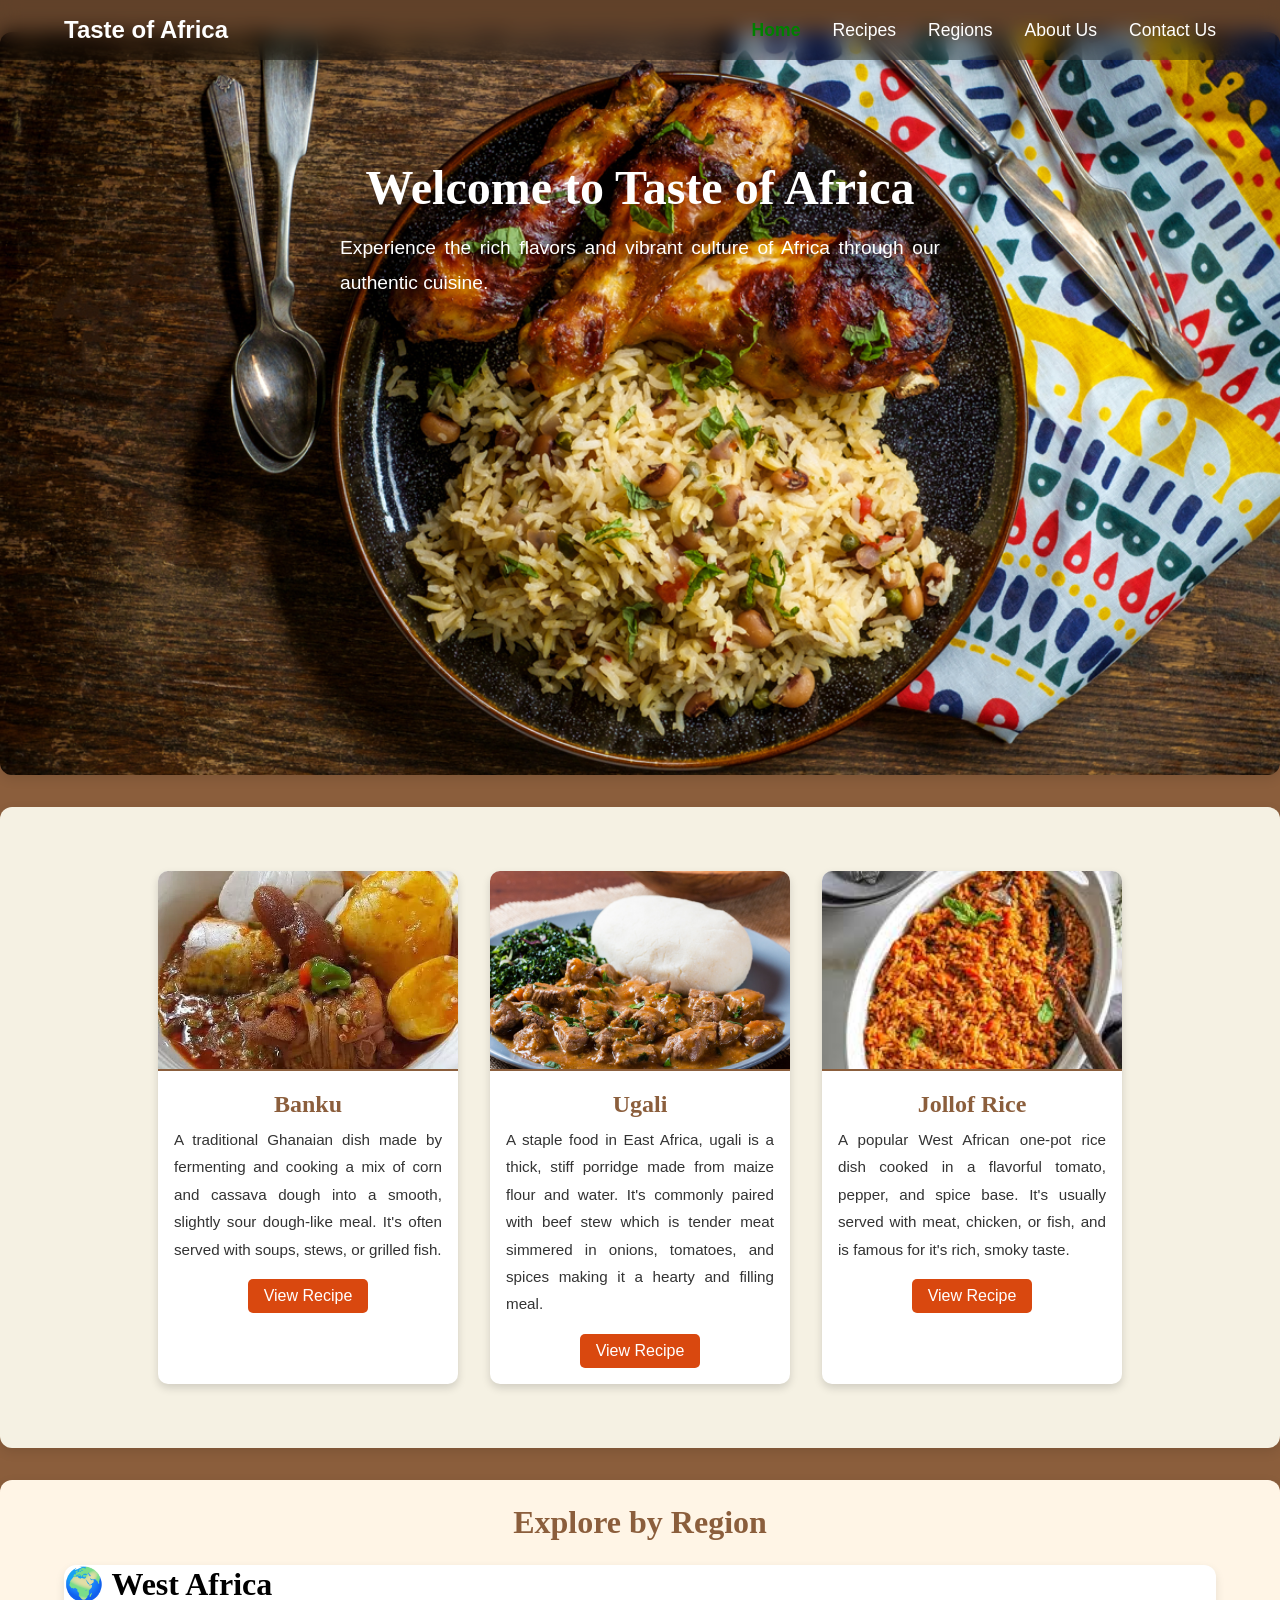
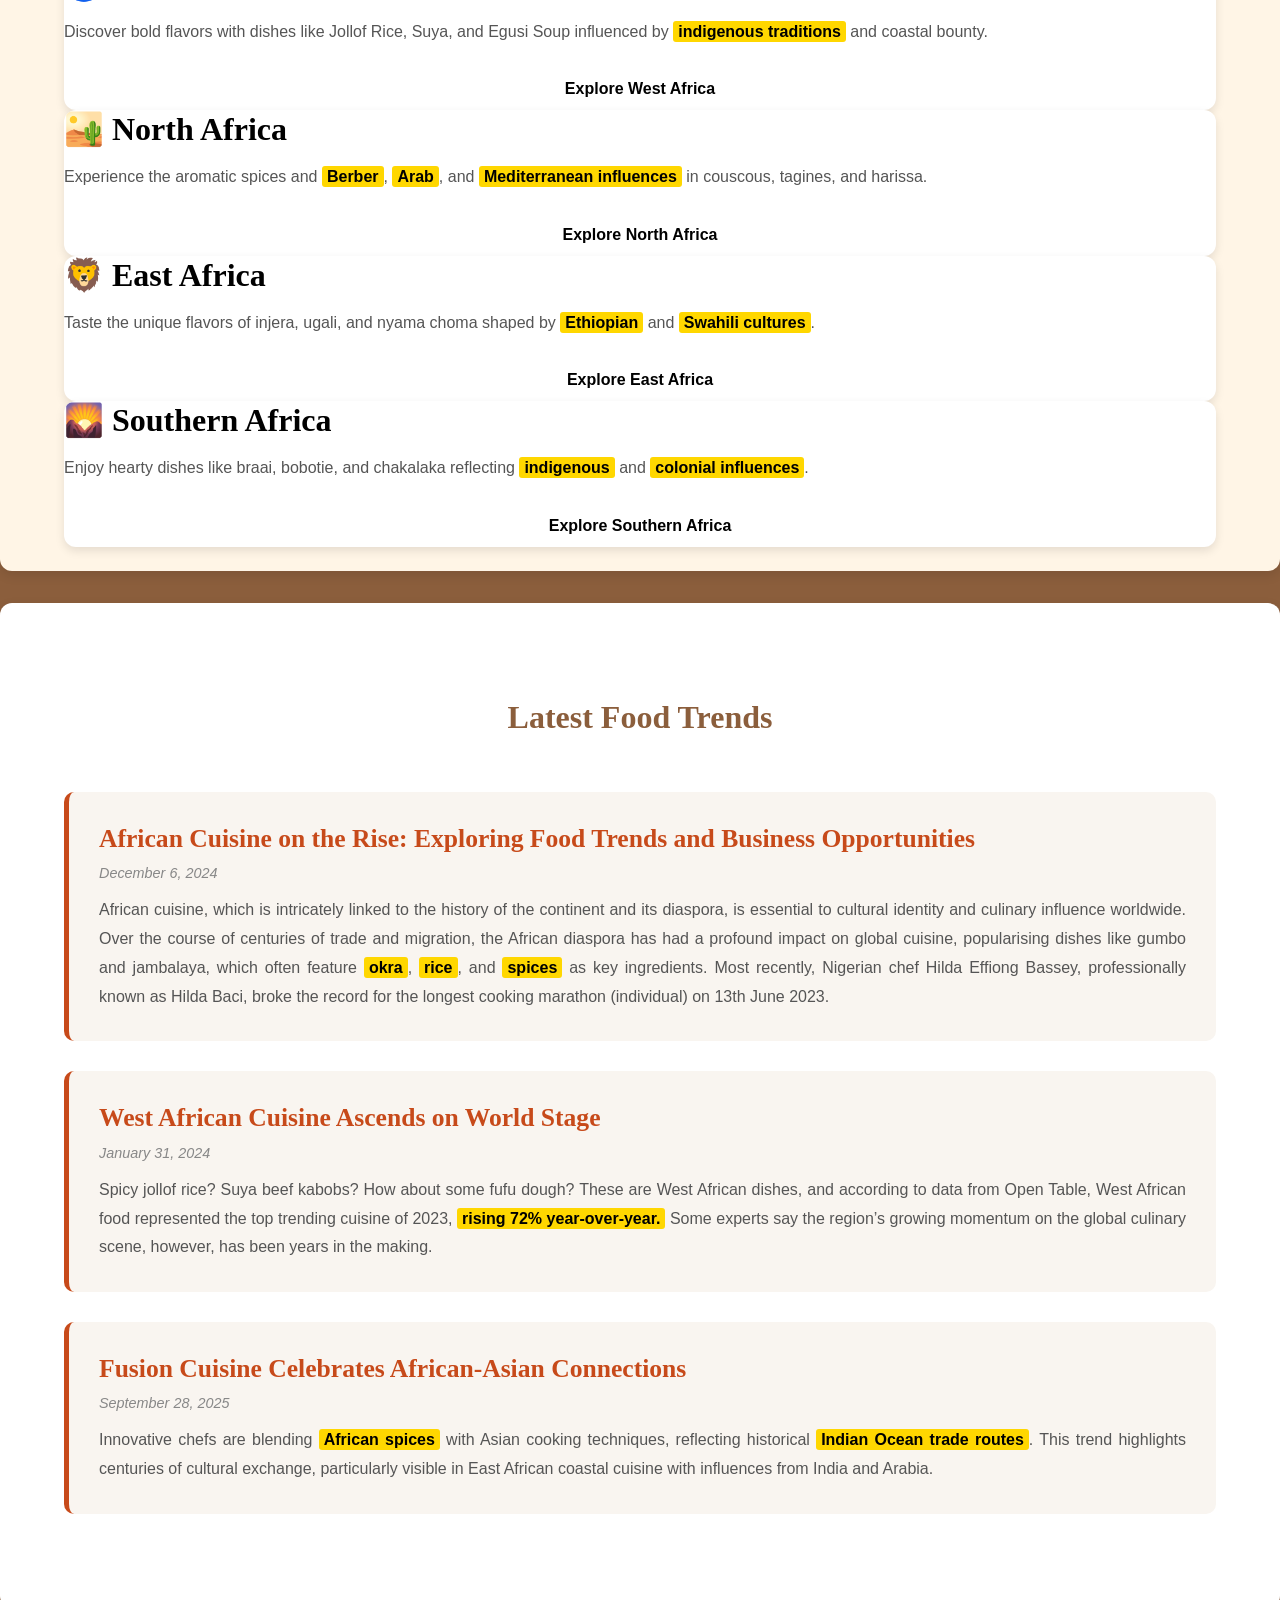
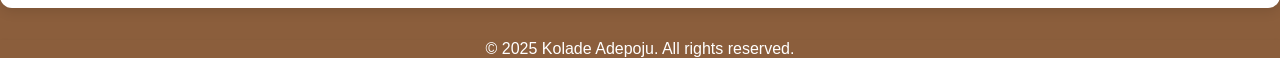
<file: index.html>
<!DOCTYPE html>
<html lang="en">
<head>
    <meta charset="UTF-8">
    <meta name="viewport" content="width=device-width, initial-scale=1.0">
    <title>Taste of Africa</title>
    <link rel="stylesheet" href="styles.css">
</head>
<body>
    <header>
        <a href="#" class="logo">Taste of Africa</a>


        <nav class="navbar">
                <a href="index.html" class="active">Home</a>
                <a href="../Recipes/recipes.html">Recipes</a>
                <a href="../Regions/regions.html">Regions</a>
                <a href="About.html">About Us</a>
                <a href="contact.html">Contact Us</a>
        </nav>
    </header>
    <main>
        <!---hero-section--->
        <section class="hero">
            <h2>Welcome to Taste of Africa</h2>
            <p>Experience the rich flavors and vibrant culture of Africa through our authentic cuisine.</p>
            <iframe width="560" height="315" src="https://www.youtube.com/embed/1zyDUkdVZ0E?si=y-YH9ZYBRfYrFWX5" title="YouTube video player" frameborder="0" allow="accelerometer; autoplay; clipboard-write; encrypted-media; gyroscope; picture-in-picture; web-share" referrerpolicy="strict-origin-when-cross-origin" allowfullscreen></iframe>
        </section>

        <!--featured dishes-->
        <section class="featured-dishes">
            <figure>
                <img src="images/banku.webp" alt="Banku">
                <figcaption>
                    <h3>Banku</h3>
                    <p>A traditional Ghanaian dish made by fermenting and cooking a mix of corn and cassava dough into a smooth, slightly sour dough-like meal. It's often served with soups, stews, or grilled fish.</p>
                    <a href="../Recipes/banku.html">View Recipe</a>
                </figcaption>
            </figure>
            <figure>
                <img src="images/Beef stew Ugali.jpg" alt="Ugali">
                <figcaption>
                    <h3>Ugali</h3>
                    <p>A staple food in East Africa, ugali is a thick, stiff porridge made from maize flour and water. It's commonly paired with beef stew which is tender meat simmered in onions, tomatoes, and spices making it a hearty and filling meal.</p>
                    <a href="../Recipes/ugali.html">View Recipe</a>
                </figcaption>
            </figure>
            <figure>
                <img src="images/jollof rice.jpeg" alt="Jollof rice">
                <figcaption>
                    <h3>Jollof Rice</h3>
                    <p>A popular West African one-pot rice dish cooked in a flavorful tomato, pepper, and spice base. It's usually served with meat, chicken, or fish, and is famous for it's rich, smoky taste.</p>
                    <a href="../Recipes/jollof-rice.html">View Recipe</a>
                </figcaption>
            </figure>
        </section>

        <!--regions-->
        <section class="regions">
            <h2>Explore by Region</h2>
            <div class="region-links">
                <div class="region-card">
                    <h3>🌍 West Africa</h3>
                    <p>Discover bold flavors with dishes like Jollof Rice, Suya, and Egusi Soup influenced by <mark>indigenous traditions</mark> and coastal bounty.</p>
                    <a href="../Regions/West-africa.html">Explore West Africa</a>
                </div>

                <div class="region-card">
                    <h3>🏜️ North Africa</h3>
                    <p>Experience the aromatic spices and <mark>Berber</mark>, <mark>Arab</mark>, and <mark>Mediterranean influences</mark> in couscous, tagines, and harissa.</p>
                    <a href="../Regions/North-africa.html">Explore North Africa</a>
                </div>

                <div class="region-card">
                    <h3>🦁 East Africa</h3>
                    <p>Taste the unique flavors of injera, ugali, and nyama choma shaped by <mark>Ethiopian</mark> and <mark>Swahili cultures</mark>.</p>
                    <a href="../Regions/East-africa.html">Explore East Africa</a>
                </div>
                <div class="region-card">
                    <h3>🌄 Southern Africa</h3>
                    <p>Enjoy hearty dishes like braai, bobotie, and chakalaka reflecting <mark>indigenous</mark> and <mark>colonial influences</mark>.</p>
                    <a href="../Regions/Southern-africa.html">Explore Southern Africa</a>
            </div>
        </section>

        <!--Latest Food Trends-->
        <section class="latest-trends">
            <h2>Latest Food Trends</h2>
            <article class="trend">
                <h3>African Cuisine on the Rise: Exploring Food Trends and Business Opportunities</h3>
                <time datetime="2024-12-06">December 6, 2024</time>
                <p>African cuisine, which is intricately linked to the history of the continent and its diaspora, is essential to cultural identity and culinary influence worldwide. Over the course of centuries of trade and migration, the African diaspora has had a profound impact on global cuisine, popularising dishes like gumbo and jambalaya, which often feature <mark>okra</mark>, <mark>rice</mark>, and <mark>spices</mark> as key ingredients. Most recently, Nigerian chef Hilda Effiong Bassey, professionally known as Hilda Baci, broke the record for the longest cooking marathon (individual) on 13th June 2023.</p>                
            </article>
            <article class="trend">
                <h3>West African Cuisine Ascends on World Stage </h3>
                <time datetime="2024-01-31">January 31, 2024</time>
                <p>Spicy jollof rice? Suya beef kabobs? How about some fufu dough? These are West African dishes, and according to data from Open Table, West African food represented the top trending cuisine of 2023, <mark>rising 72% year-over-year.</mark> Some experts say the region’s growing momentum on the global culinary scene, however, has been years in the making.</p>
            </article>
            <article class="trend">
            <h3>Fusion Cuisine Celebrates African-Asian Connections</h3>
            <time datetime="2025-09-28">September 28, 2025</time>
            <p>Innovative chefs are blending <mark>African spices</mark> with Asian cooking techniques, reflecting historical <mark>Indian Ocean trade routes</mark>. This trend highlights centuries of cultural exchange, particularly visible in East African coastal cuisine with influences from India and Arabia.</p>
            </article>
        </section>
    </main>
</body>
<footer class="footer">
    <div class="footer-content">
      <p>&copy; 2025 Kolade Adepoju. All rights reserved.</p>
    </div>
</footer>
</html>
</file>
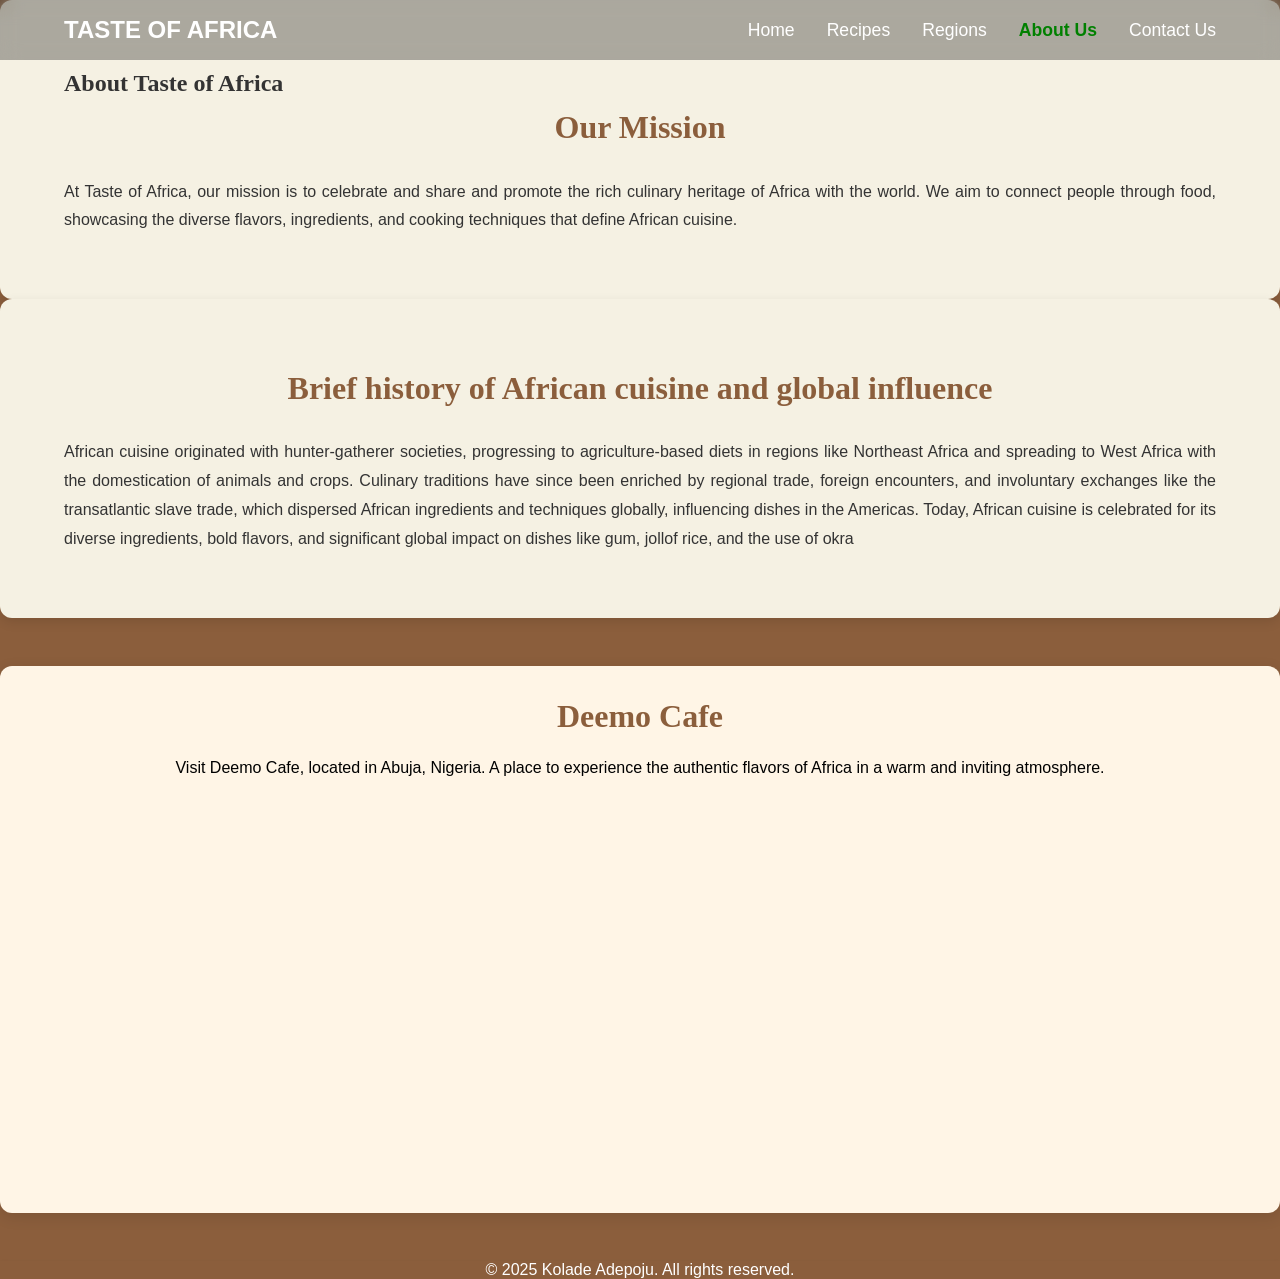
<file: About.html>
<!DOCTYPE html>
<html lang="en">
<head>
    <meta charset="UTF-8">
    <meta name="viewport" content="width=device-width, initial-scale=1.0">
    <title>About - Taste of Africa</title>
    <link rel="stylesheet" href="styles.css">
</head>
<body>
    <header>
        <a href="#" class="logo">TASTE OF AFRICA</a>

        <nav class="navbar">
            <a href="index.html">Home</a>
            <a href="../Recipes/recipes.html">Recipes</a>
            <a href="../Regions/regions.html">Regions</a>
            <a href="About.html" class="active">About Us</a>
            <a href="contact.html">Contact Us</a>
        </nav>

    </header>
    <main>
        <section class="about-section">
            <h1>About Taste of Africa</h1>
            <h2>Our Mission</h2>
            <p>At Taste of Africa, our mission is to celebrate and share and promote the rich culinary heritage of Africa with the world. We aim to connect people through food, showcasing the diverse flavors, ingredients, and cooking techniques that define African cuisine.</p>
        </section>
        <section class="about-section">
            <h2>Brief history of African cuisine and global influence</h2>
            <p>African cuisine originated with hunter-gatherer societies, progressing to agriculture-based diets in regions like Northeast Africa and spreading to West Africa with the domestication of animals and crops. Culinary traditions have since been enriched by regional trade, foreign encounters, and involuntary exchanges like the transatlantic slave trade, which dispersed African ingredients and techniques globally, influencing dishes in the Americas. Today, African cuisine is celebrated for its diverse ingredients, bold flavors, and significant global impact on dishes like gum, jollof rice, and the use of okra</p>
        </section>

        <div class="map">
            <h2>Deemo Cafe</h2>
            <p>Visit Deemo Cafe, located in Abuja, Nigeria. A place to experience the authentic flavors of Africa in a warm and inviting atmosphere.</p>
        <iframe src="https://www.google.com/maps/embed?pb=!1m18!1m12!1m3!1d3940.89235399567!2d7.504513000000001!3d8.9820523!2m3!1f0!2f0!3f0!3m2!1i1024!2i768!4f13.1!3m3!1m2!1s0x104e0db88ae96985%3A0xcee0f7865a3f4f4f!2sDeemoo%20Cafe!5e0!3m2!1sen!2srw!4v1759458666658!5m2!1sen!2srw" width="600" height="450" style="border:0;" allowfullscreen="" loading="lazy" referrerpolicy="no-referrer-when-downgrade"></iframe>
        </div>
    </main>
</body>
<footer class="footer">
    <div class="footer-content">
      <p>&copy; 2025 Kolade Adepoju. All rights reserved.</p>
    </div>
</html>
</file>
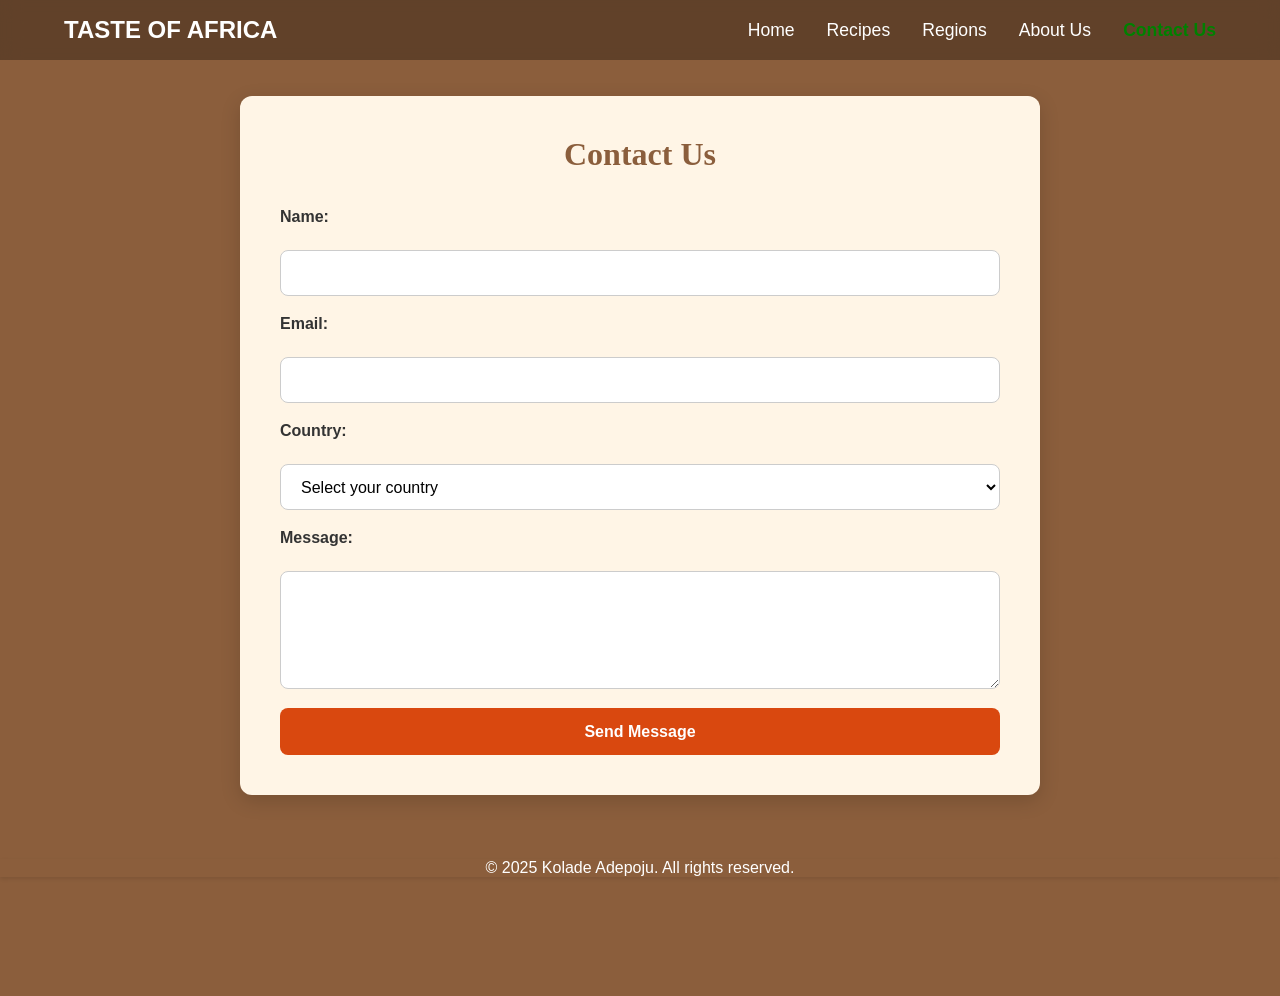
<file: contact.html>
<!DOCTYPE html>
<html lang="en">
<head>
    <meta charset="UTF-8">
    <meta name="viewport" content="width=device-width, initial-scale=1.0">
    <title>Contact Us - Taste of Africa</title>
    <link rel="stylesheet" href="styles.css">
</head>
<body>
    <header>
        <a href="#" class="logo">TASTE OF AFRICA</a>

        <nav class="navbar">
            
                <a href="index.html">Home</a>
                <a href="../Recipes/recipes.html">Recipes</a>
                <a href="../Regions/regions.html">Regions</a>
                <a href="About.html">About Us</a>
                <a href="contact.html" class="active">Contact Us</a>
        </nav>
    
    </header>
    <main>
        <form action="https://formspree.io/f/your-form-id" method="POST" class="contact-form">
            <h2>Contact Us</h2>
            <label for="name">Name:</label>
            <input type="text" id="name" name="name" required>

            <label for="email">Email:</label>
            <input type="email" id="email" name="_replyto" required>

            <label for="country">Country:</label>
            <select id="country" name="country">
                <option value="">Select your country</option>
                <option value="Nigeria">Nigeria</option>
                <option value="Ghana">Ghana</option>
                <option value="Kenya">Kenya</option>
                <option value="South Africa">South Africa</option>
                <option value="Ethiopia">Ethiopia</option>
            </select>


            <label for="message">Message:</label>
            <textarea id="message" name="message" rows="5" required></textarea>

            <button type="submit">Send Message</button>
    </main>
</body>
<footer class="footer">
    <div class="footer-content">
      <p>&copy; 2025 Kolade Adepoju. All rights reserved.</p>
    </div>
</footer>
</html
</file>
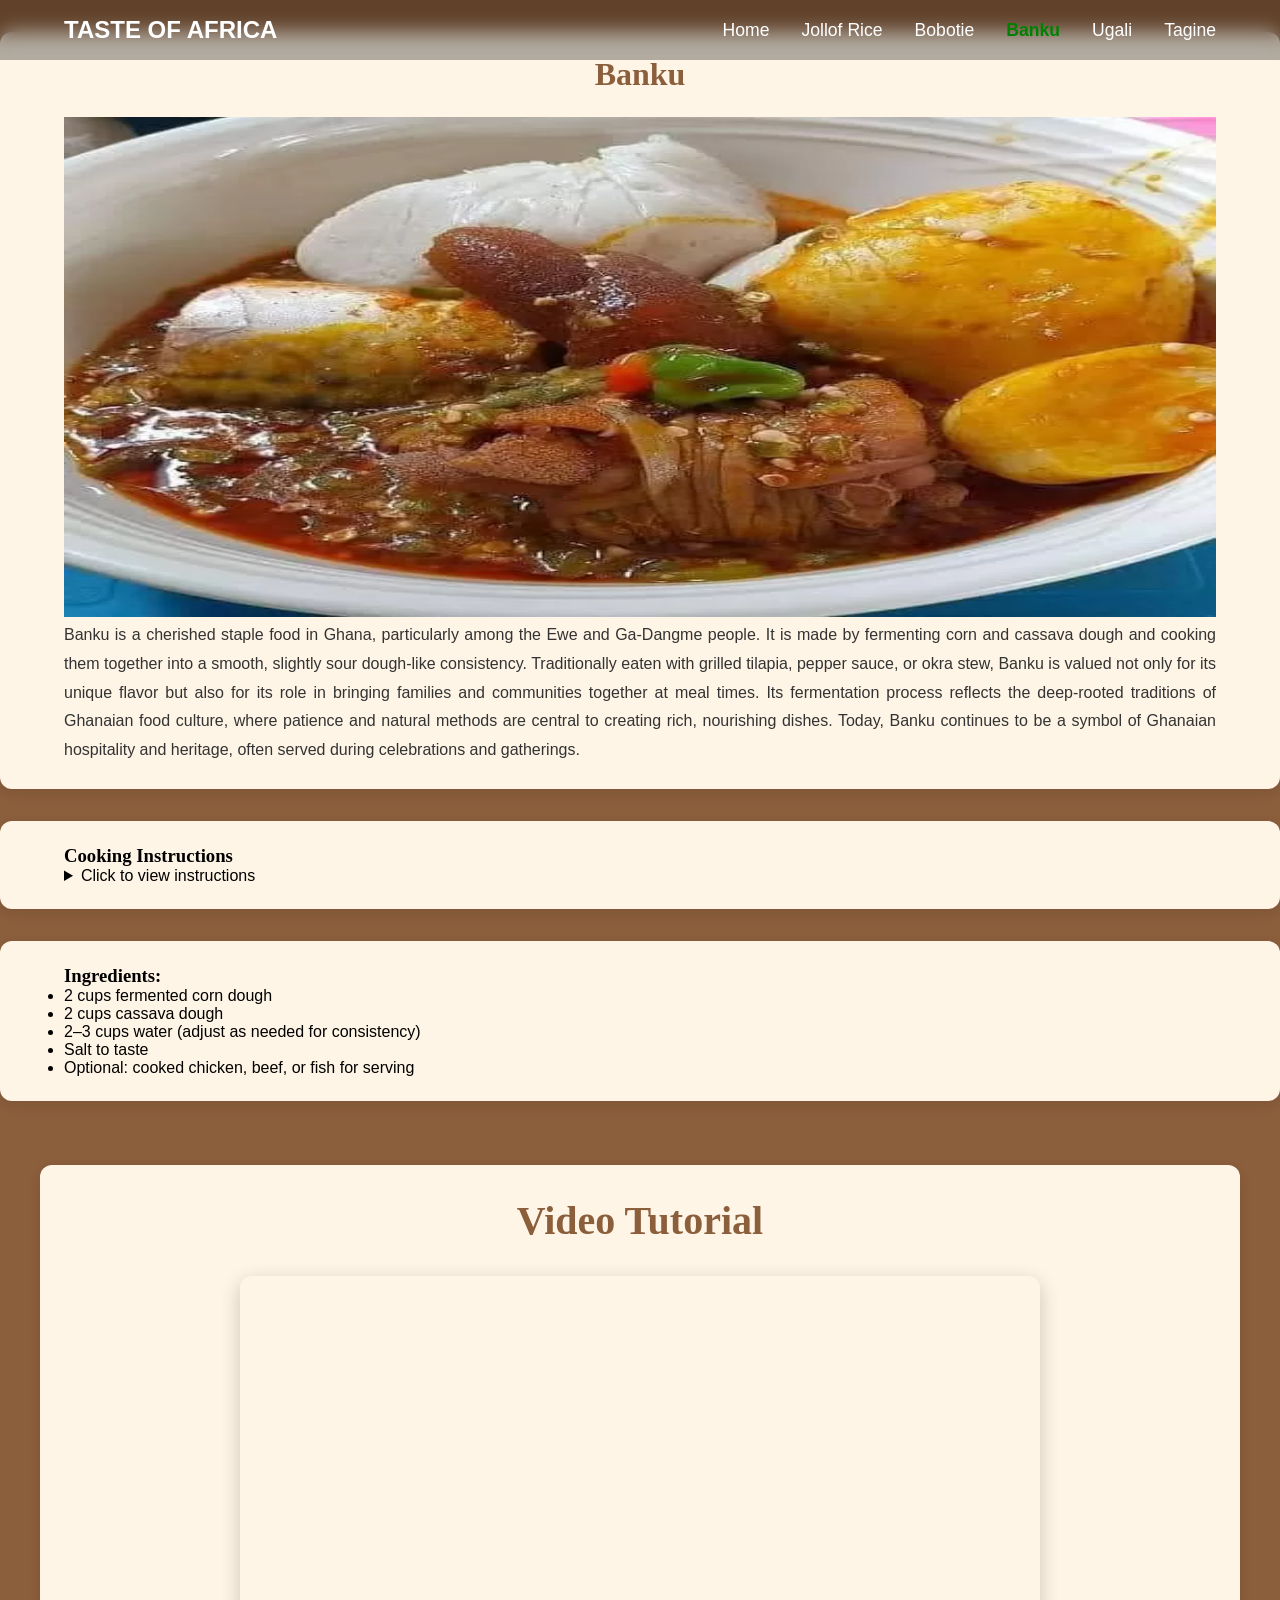
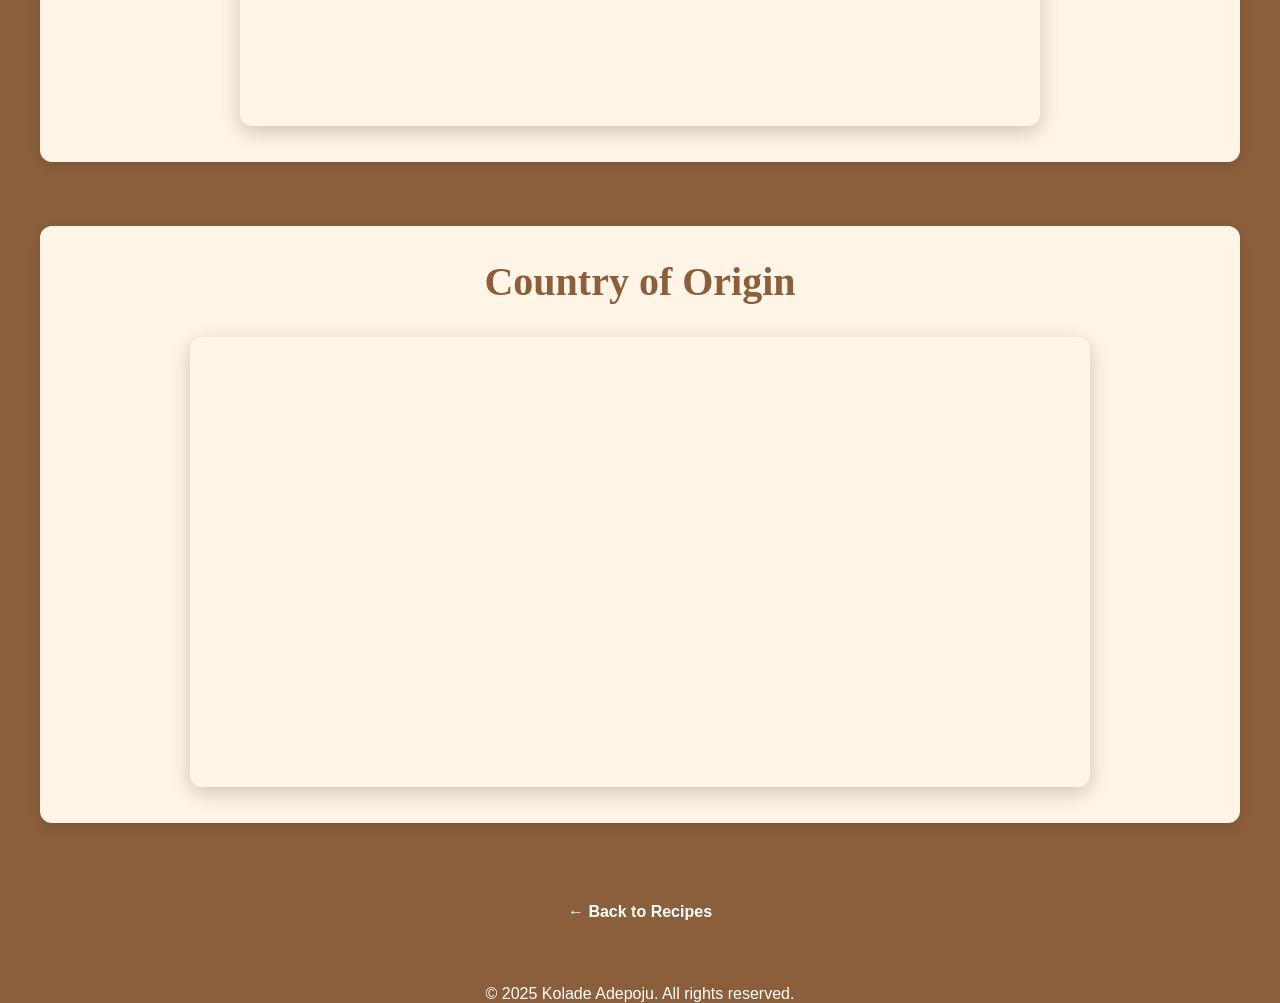
<file: Recipes/banku.html>
<!DOCTYPE html>
<html lang="en">
<head>
    <meta charset="UTF-8">
    <meta name="viewport" content="width=device-width, initial-scale=1.0">
    <title>Banku - Taste of Africa</title>
    <link rel="stylesheet" href="../styles.css">
</head>
    <body>
        <header>
            <a href="#" class="logo">TASTE OF AFRICA</a>


            <nav class="navbar">
                <a href="../index.html">Home</a>
                 <a href="jollof-rice.html">Jollof Rice</a>
                 <a href="bobotie.html">Bobotie</a>
                 <a href="banku.html" class="active">Banku</a>
                 <a href="ugali.html">Ugali</a>
                 <a href="tagine.html">Tagine</a>  
            </nav>
            
        </header>
        <main>
            <!---recipe-section--->
            <section class="recipe">
                <h2>Banku</h2>
                <img src="../images/banku.webp" alt="Banku">
                <p>Banku is a cherished staple food in Ghana, particularly among the Ewe and Ga-Dangme people. It is made by fermenting corn and cassava dough and cooking them together into a smooth, slightly sour dough-like consistency. Traditionally eaten with grilled tilapia, pepper sauce, or okra stew, Banku is valued not only for its unique flavor but also for its role in bringing families and communities together at meal times. Its fermentation process reflects the deep-rooted traditions of Ghanaian food culture, where patience and natural methods are central to creating rich, nourishing dishes. Today, Banku continues to be a symbol of Ghanaian hospitality and heritage, often served during celebrations and gatherings.</p>
            </section>

            <!--instructions-->
            <section class="instructions">
                <h3>Cooking Instructions</h3>
                <details>
                    <summary>Click to view instructions</summary>
                    <ol>
                        <li>Mix the dough: Combine equal parts of fermented corn dough and cassava dough in a bowl. Stir until smooth and free of lumps.</li>
                        <li>Add water: Gradually add water to the mixture to achieve a thick, pourable consistency.</li>
                        <li>Start cooking: Pour the mixture into a pot and place over medium heat. Stir continuously with a wooden spatula to prevent lumps.</li>
                        <li>Cook and stir: As it heats, the mixture will thicken. Keep stirring vigorously to ensure even cooking and smooth texture.</li>
                        <li>Adjust consistency: Add small amounts of water if the dough becomes too thick and difficult to stir.</li>
                        <li>Final thickening: Cook for about 10–15 minutes until the Banku pulls away slightly from the sides of the pot and is smooth, stretchy, and glossy.</li>
                        <li>Shape and serve: Wet your hands with water, scoop portions of the Banku, and roll into balls. Serve immediately with soup, stew, or grilled fish.</li>
                    </ol>
                </details>
            </section>

            <!--ingredients-->
            <section class="ingredients">
                <h3>Ingredients:</h3>
                <ul>
                    <li>2 cups fermented corn dough</li>
                    <li>2 cups cassava dough</li>
                    <li>2–3 cups water (adjust as needed for consistency)</li>
                    <li>Salt to taste</li>
                    <li>Optional: cooked chicken, beef, or fish for serving</li>
                </ul>
            </section>

            <!--Tutorials-->
            <section class="video-tutorial">
            <h2>Video Tutorial</h2>
            <iframe width="560" height="315" src="https://www.youtube.com/embed/oTdPm-VULCU?si=0GurrN9MK5Nsz1SU" title="YouTube video player" frameborder="0" allow="accelerometer; autoplay; clipboard-write; encrypted-media; gyroscope; picture-in-picture; web-share" referrerpolicy="strict-origin-when-cross-origin" allowfullscreen></iframe>
            </section>

            <!--map-of-origin-->
            <section class="map-section">
            <h2>Country of Origin</h2>
            <iframe src="https://www.google.com/maps/embed?pb=!1m18!1m12!1m3!1d4046756.2747194227!2d-1.0305533!3d7.90442655!2m3!1f0!2f0!3f0!3m2!1i1024!2i768!4f13.1!3m3!1m2!1s0xfd75acda8dad6c7%3A0x54d7f230d093d236!2sGhana!5e0!3m2!1sen!2srw!4v1759449439220!5m2!1sen!2srw" width="600" height="450" style="border:0;" allowfullscreen="" loading="lazy" referrerpolicy="no-referrer-when-downgrade"></iframe>
            </section>

            <div class="back-link">
                <a href="../Recipes/recipes.html">&larr; Back to Recipes</a>
            </div>
        </main>

        <footer class="footer">
            <div class="footer-content">
              <p>&copy; 2025 Kolade Adepoju. All rights reserved.</p>
            </div>
        </footer>
        
    </body>
</html>
</file>
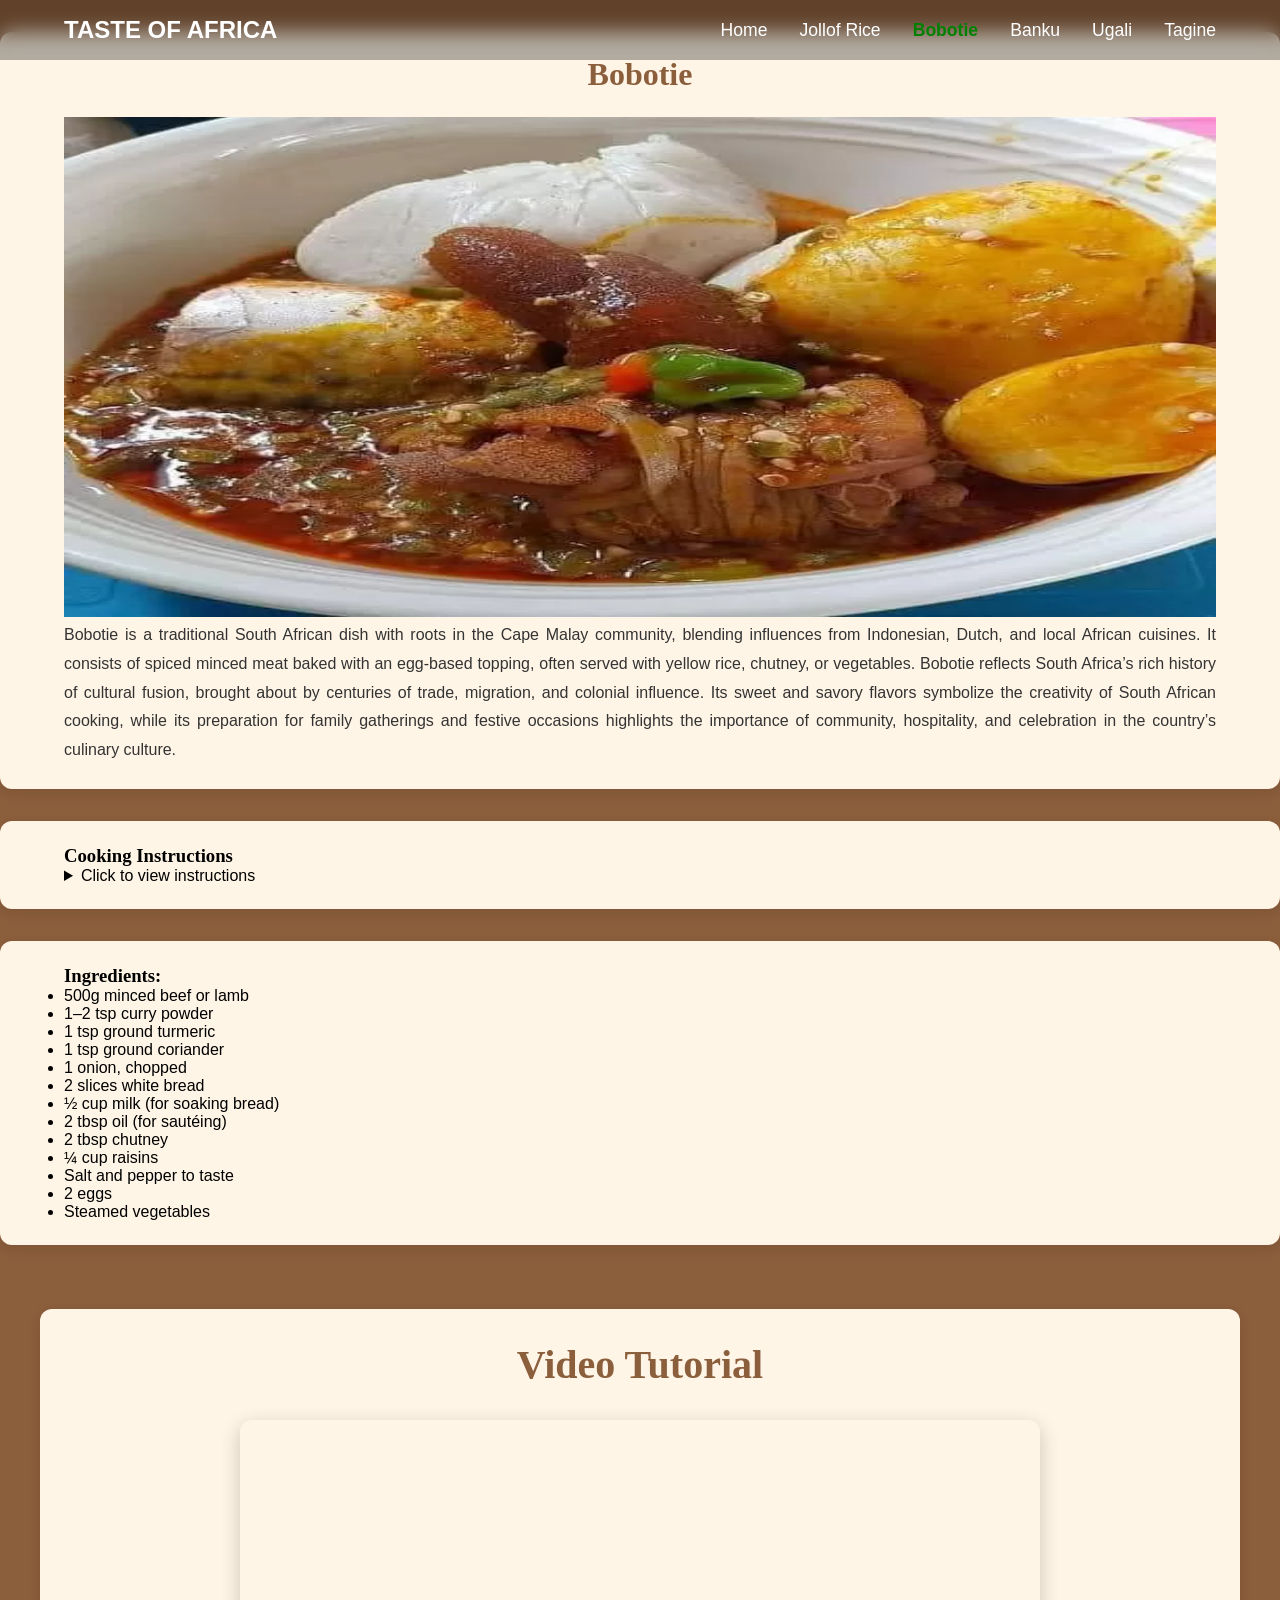
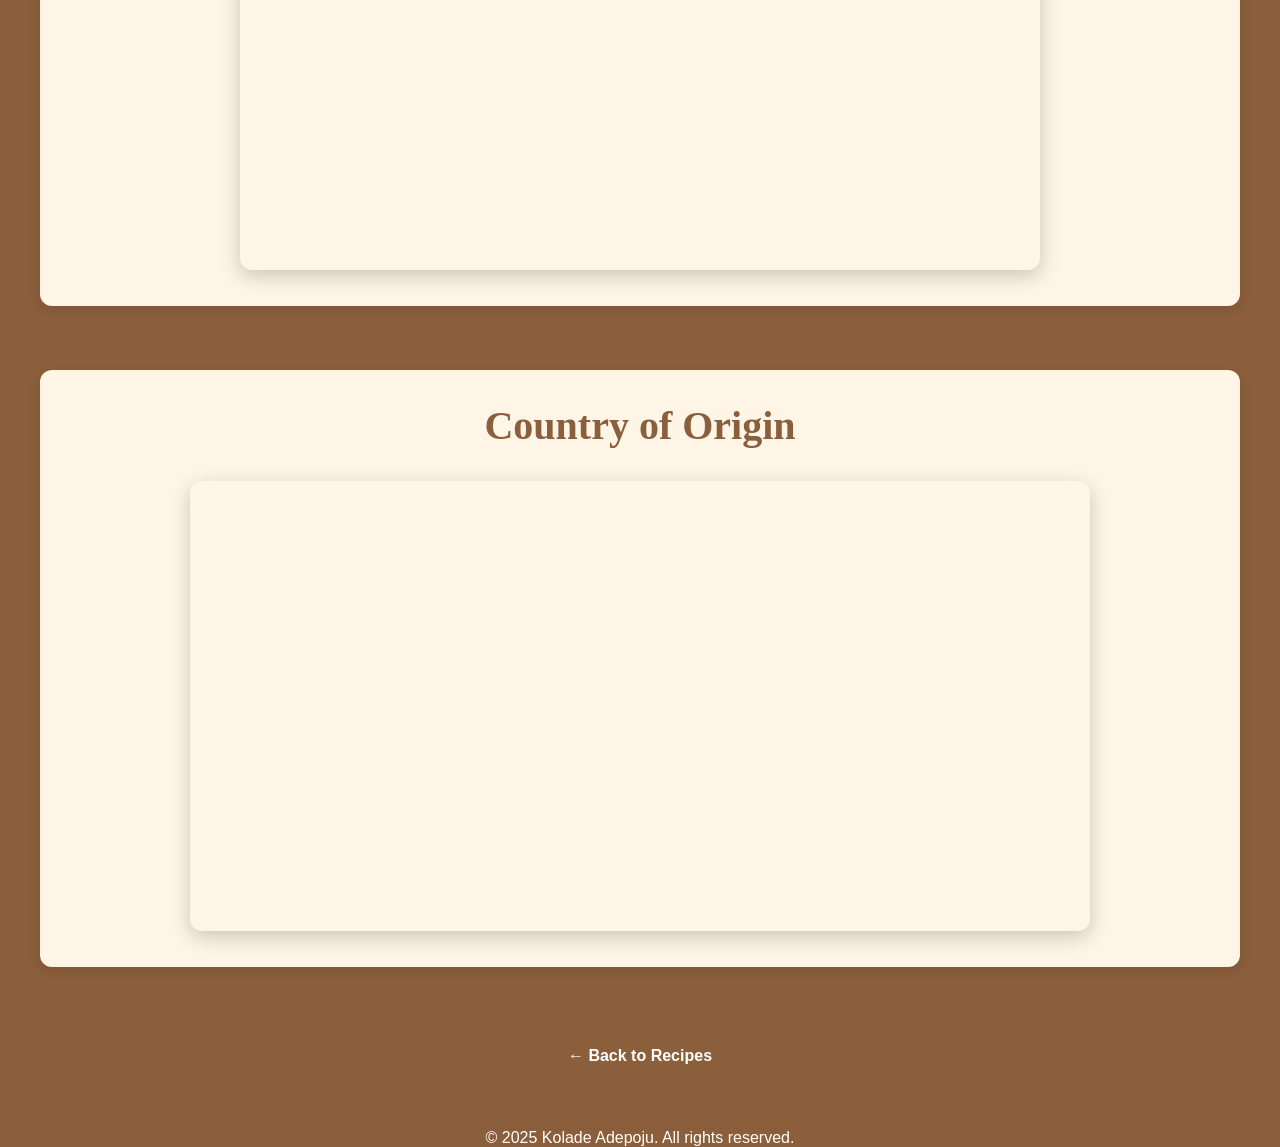
<file: Recipes/bobotie.html>
<!DOCTYPE html>
<html lang="en">
<head>
    <meta charset="UTF-8">
    <meta name="viewport" content="width=device-width, initial-scale=1.0">
    <title>Bobotie - Taste of Africa</title>
    <link rel="stylesheet" href="../styles.css">
</head>
    <body>
        <header>
            <a href="#" class="logo">TASTE OF AFRICA</a>


            <nav class="navbar">
                <a href="../index.html">Home</a>
                <a href="jollof-rice.html">Jollof Rice</a>
                <a href="bobotie.html" class="active">Bobotie</a>
                <a href="banku.html">Banku</a>
                <a href="ugali.html">Ugali</a>
                <a href="tagine.html">Tagine</a>  
           </nav>
           
        </header>
        <main>
            <!---recipe-section--->
            <section class="recipe">
                <h2>Bobotie</h2>
                <img src="../images/banku.webp" alt="Bobotie">
                <p>Bobotie is a traditional South African dish with roots in the Cape Malay community, blending influences from Indonesian, Dutch, and local African cuisines. It consists of spiced minced meat baked with an egg-based topping, often served with yellow rice, chutney, or vegetables. Bobotie reflects South Africa’s rich history of cultural fusion, brought about by centuries of trade, migration, and colonial influence. Its sweet and savory flavors symbolize the creativity of South African cooking, while its preparation for family gatherings and festive occasions highlights the importance of community, hospitality, and celebration in the country’s culinary culture.</p>
            </section>

            <!--instructions-->
            <section class="instructions">
                <h3>Cooking Instructions</h3>
                <details>
                    <summary>Click to view instructions</summary>
                    <ol>
                        <li>Preheat the oven to 180°C (350°F).</li>
                        <li>Prepare the bread mixture: Soak 2 slices of white bread in ½ cup of milk until soft, then squeeze out excess milk and set aside.</li>
                        <li>Cook the meat: In a pan, sauté 1 chopped onion in 2 tbsp oil until soft. Add 500g minced beef or lamb and cook until browned.</li>
                        <li>Add seasonings: Stir in 1–2 tsp curry powder, 1 tsp turmeric, 1 tsp ground coriander, salt, pepper, and optional chili flakes.</li>
                        <li>Transfer to baking dish: Press the meat mixture evenly into a greased baking dish.</li>
                        <li>Prepare topping: Beat 2 eggs with ½ cup milk and pour over the meat mixture.</li>
                        <li>Bake: Bake in the preheated oven for 30–40 minutes, or until the topping is set and lightly golden.</li>
                        <li>Serve: Serve warm with yellow rice and sambal or chutney.</li>
                    </ol>
                </details>
            </section>

            <!--ingredients-->
            <section class="ingredients">
                <h3>Ingredients:</h3>
                <ul>
                    <li>500g minced beef or lamb</li>
                    <li>1–2 tsp curry powder</li>
                    <li>1 tsp ground turmeric</li>
                    <li>1 tsp ground coriander</li>
                    <li>1 onion, chopped</li>
                    <li>2 slices white bread</li>
                    <li>½ cup milk (for soaking bread)</li>
                    <li>2 tbsp oil (for sautéing)</li>
                    <li>2 tbsp chutney</li>
                    <li>¼ cup raisins</li>
                    <li>Salt and pepper to taste</li>
                    <li>2 eggs</li>
                    <li>Steamed vegetables</li>

                </ul>
            </section>

            <!--Tutorials-->
            <section class="video-tutorial">
            <h2>Video Tutorial</h2>
            <iframe width="560" height="315" src="https://www.youtube.com/embed/nEMLgtRnwsg?si=gB01lmYj0rpRqvRT" title="YouTube video player" frameborder="0" allow="accelerometer; autoplay; clipboard-write; encrypted-media; gyroscope; picture-in-picture; web-share" referrerpolicy="strict-origin-when-cross-origin" allowfullscreen></iframe>
            </section>

            <!--map-of-origin-->
            <section class="map-section">
            <h2>Country of Origin</h2>
            <iframe src="https://www.google.com/maps/embed?pb=!1m18!1m12!1m3!1d13447338.817376062!2d27.251695149999993!3d-34.6283864!2m3!1f0!2f0!3f0!3m2!1i1024!2i768!4f13.1!3m3!1m2!1s0x1c34a689d9ee1251%3A0xe85d630c1fa4e8a0!2sSouth%20Africa!5e0!3m2!1sen!2srw!4v1759450784643!5m2!1sen!2srw" width="600" height="450" style="border:0;" allowfullscreen="" loading="lazy" referrerpolicy="no-referrer-when-downgrade"></iframe>
            </section>

            <div class="back-link">
                <a href="../Recipes/recipes.html">&larr; Back to Recipes</a>
            </div>
        </main>

        <footer class="footer">
            <div class="footer-content">
              <p>&copy; 2025 Kolade Adepoju. All rights reserved.</p>
            </div>
        </footer>
        
    </body>
</html>
</file>
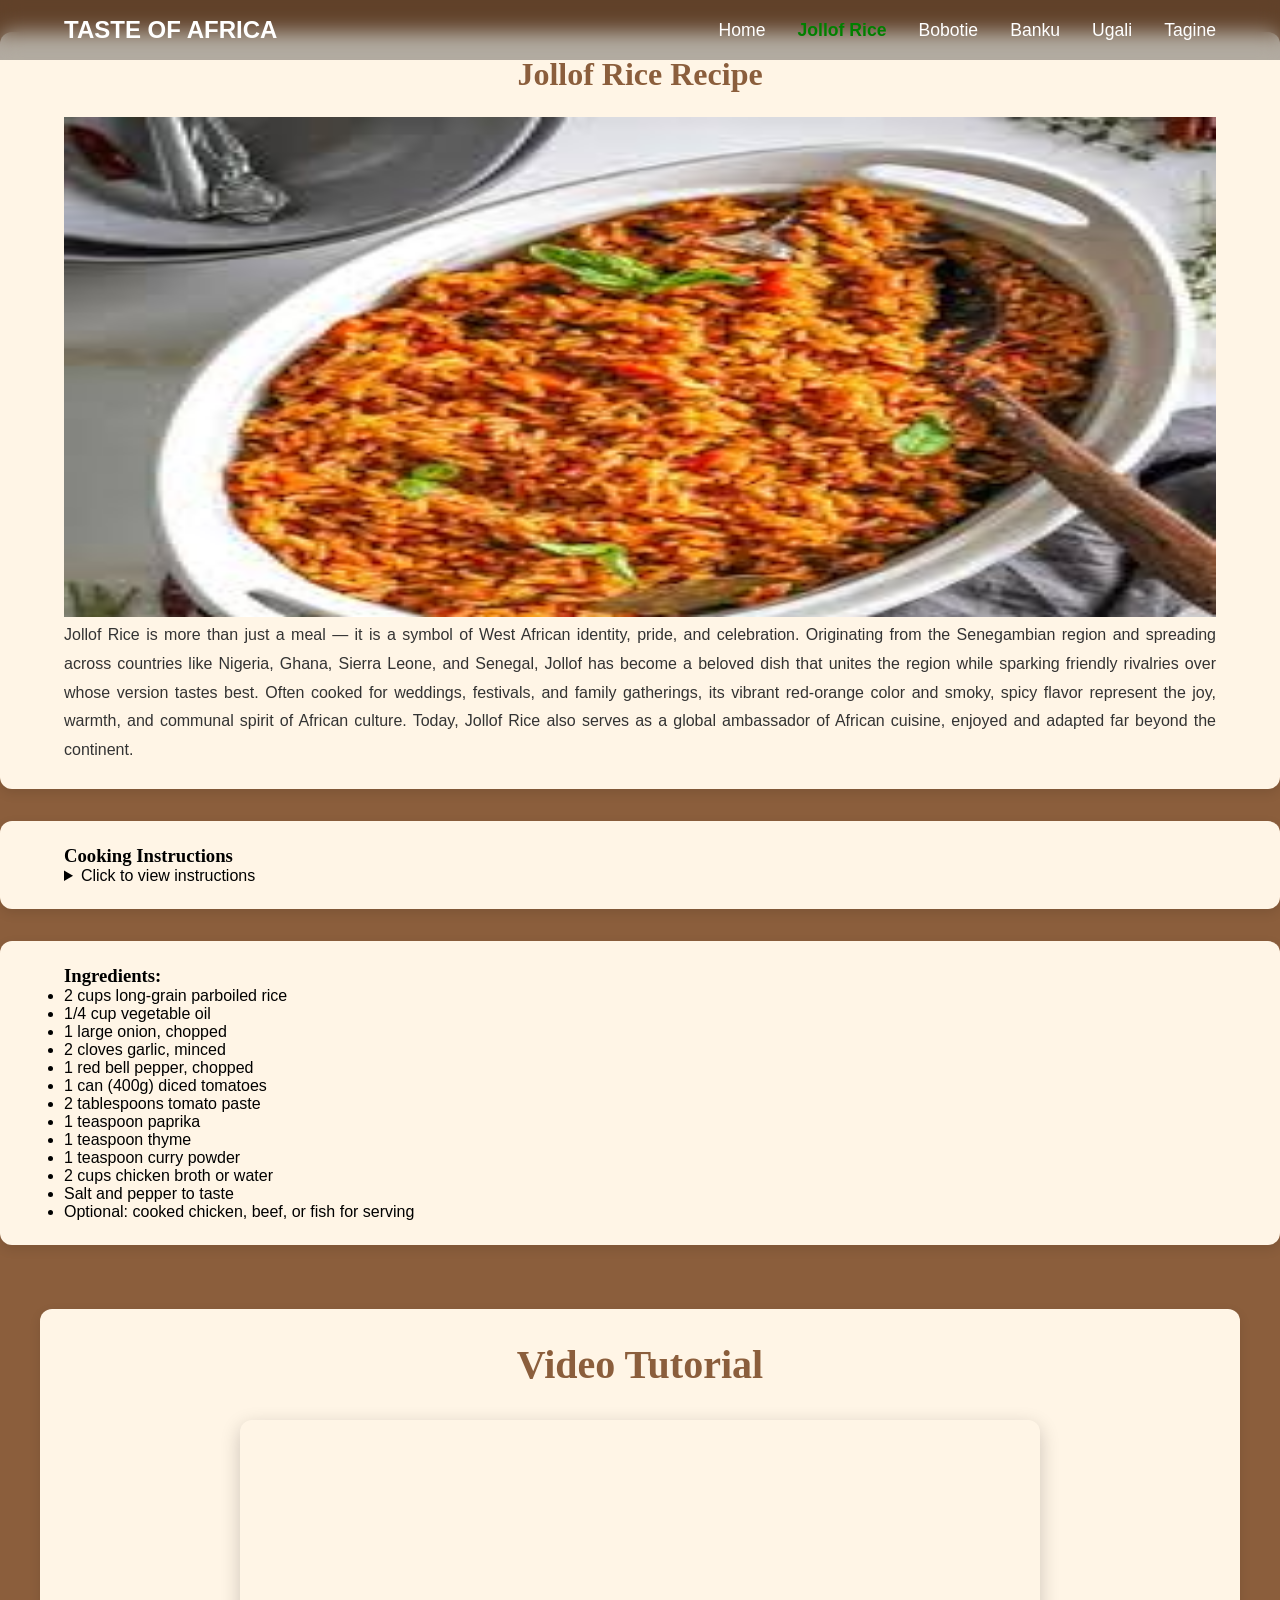
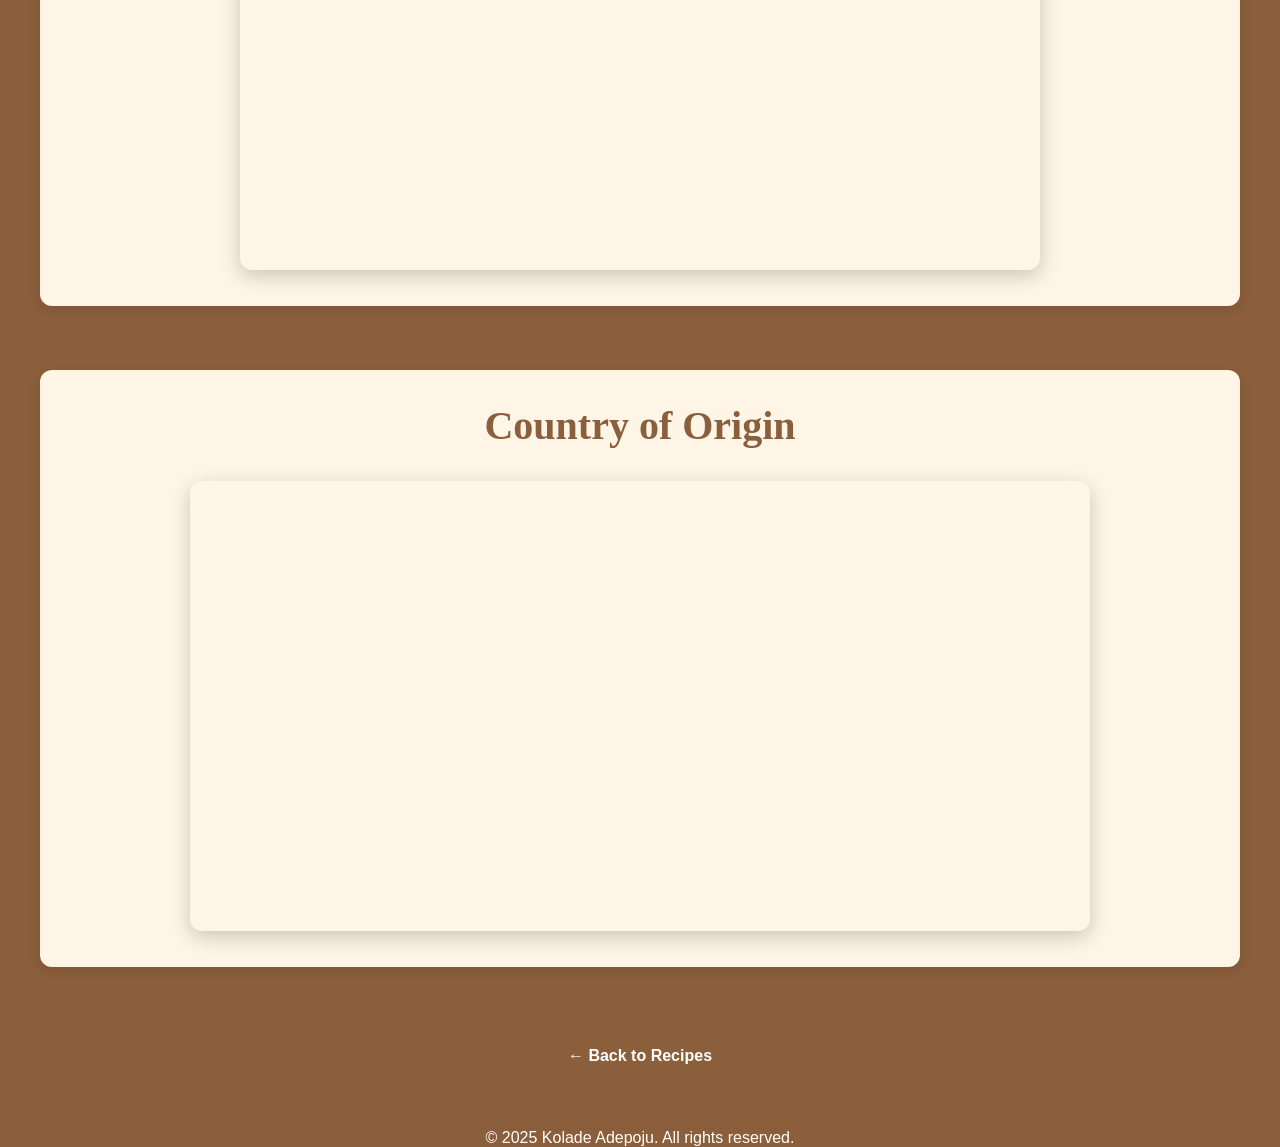
<file: Recipes/jollof-rice.html>
<!DOCTYPE html>
<html lang="en">
<head>
    <meta charset="UTF-8">
    <meta name="viewport" content="width=device-width, initial-scale=1.0">
    <title>Jollof Rice Recipe - Taste of Africa</title>
    <link rel="stylesheet" href="../styles.css">
</head>
    <body>
        <header>
            <a href="#" class="logo">TASTE OF AFRICA</a>

    
            <nav class="navbar">
                <a href="../index.html">Home</a>
                <a href="jollof-rice.html" class="active">Jollof Rice</a>
                <a href="bobotie.html">Bobotie</a>
                <a href="banku.html">Banku</a>
                <a href="ugali.html">Ugali</a>
                <a href="tagine.html">Tagine</a>  
           </nav>
           
        </header>
        <main>
            <!---recipe-section--->
            <section class="recipe">
                <h2>Jollof Rice Recipe</h2>
                <img src="../images/jollof rice.jpeg" alt="Jollof Rice">
                <p>Jollof Rice is more than just a meal — it is a symbol of West African identity, pride, and celebration. Originating from the Senegambian region and spreading across countries like Nigeria, Ghana, Sierra Leone, and Senegal, Jollof has become a beloved dish that unites the region while sparking friendly rivalries over whose version tastes best. Often cooked for weddings, festivals, and family gatherings, its vibrant red-orange color and smoky, spicy flavor represent the joy, warmth, and communal spirit of African culture. Today, Jollof Rice also serves as a global ambassador of African cuisine, enjoyed and adapted far beyond the continent.</p>
            </section>

            <!--instructions-->
            <section class="instructions">
                <h3>Cooking Instructions</h3>
                <details>
                    <summary>Click to view instructions</summary>
                    <ol>
                        <li>Rinse the rice under cold water until the water runs clear. Set aside.</li>
                        <li>In a large pot, heat the vegetable oil over medium heat. Add the chopped onions and sauté until translucent.</li>
                        <li>Add the minced garlic and chopped red bell pepper. Cook for another 2-3 minutes until softened.</li>
                        <li>Add the diced tomatoes and tomato paste to the pot. Stir well and cook for about 10 minutes until the mixture thickens.</li>
                        <li>Add the paprika, thyme, curry powder, salt, and pepper. Stir to combine.</li>
                        <li>Add the rinsed rice to the pot and stir to coat the rice with the tomato mixture.</li>
                        <li>Pour in the chicken broth or water. Bring to a boil, then reduce the heat to low. Cover the pot and let it simmer for about 20-25 minutes, or until the rice is cooked and has absorbed all the liquid.</li>
                        <li>Once cooked, fluff the rice with a fork. Serve hot with your choice of cooked chicken, beef, or fish.</li>
                    </ol>
                </details>
            </section>

            <!--ingredients-->
            <section class="ingredients">
                <h3>Ingredients:</h3>
                <ul>
                    <li>2 cups long-grain parboiled rice</li>
                    <li>1/4 cup vegetable oil</li>
                    <li>1 large onion, chopped</li>
                    <li>2 cloves garlic, minced</li>
                    <li>1 red bell pepper, chopped</li>
                    <li>1 can (400g) diced tomatoes</li>
                    <li>2 tablespoons tomato paste</li>
                    <li>1 teaspoon paprika</li>
                    <li>1 teaspoon thyme</li>
                    <li>1 teaspoon curry powder</li>
                    <li>2 cups chicken broth or water</li>
                    <li>Salt and pepper to taste</li>
                    <li>Optional: cooked chicken, beef, or fish for serving</li>
                </ul>
            </section>

            <!--Tutorials-->
            <section class="video-tutorial">
            <h2>Video Tutorial</h2>
            <iframe width="560" height="315" src="https://www.youtube.com/embed/EfZEArZcfAY?si=oucPXkU7L5-Lfopo" title="YouTube video player" frameborder="0" allow="accelerometer; autoplay; clipboard-write; encrypted-media; gyroscope; picture-in-picture; web-share" referrerpolicy="strict-origin-when-cross-origin" allowfullscreen></iframe>
            </section>

            <!--map-of-origin-->
            <section class="map-section">
            <h2>Country of Origin</h2>
            <iframe src="https://www.google.com/maps/embed?pb=!1m18!1m12!1m3!1d3956077.40196881!2d-17.15857254262046!3d14.46418765069324!2m3!1f0!2f0!3f0!3m2!1i1024!2i768!4f13.1!3m3!1m2!1s0xec172f5b3c5bb71%3A0x5a46a55099615940!2sSenegal!5e0!3m2!1sen!2srw!4v1759448711054!5m2!1sen!2srw" width="600" height="450" style="border:0;" allowfullscreen="" loading="lazy" referrerpolicy="no-referrer-when-downgrade"></iframe>
            </section>

           <div class="back-link">
                <a href="../Recipes/recipes.html">&larr; Back to Recipes</a>
            </div>
        </main>

        <footer class="footer">
            <div class="footer-content">
              <p>&copy; 2025 Kolade Adepoju. All rights reserved.</p>
            </div>
        </footer>
        
    </body>
</html>
</file>
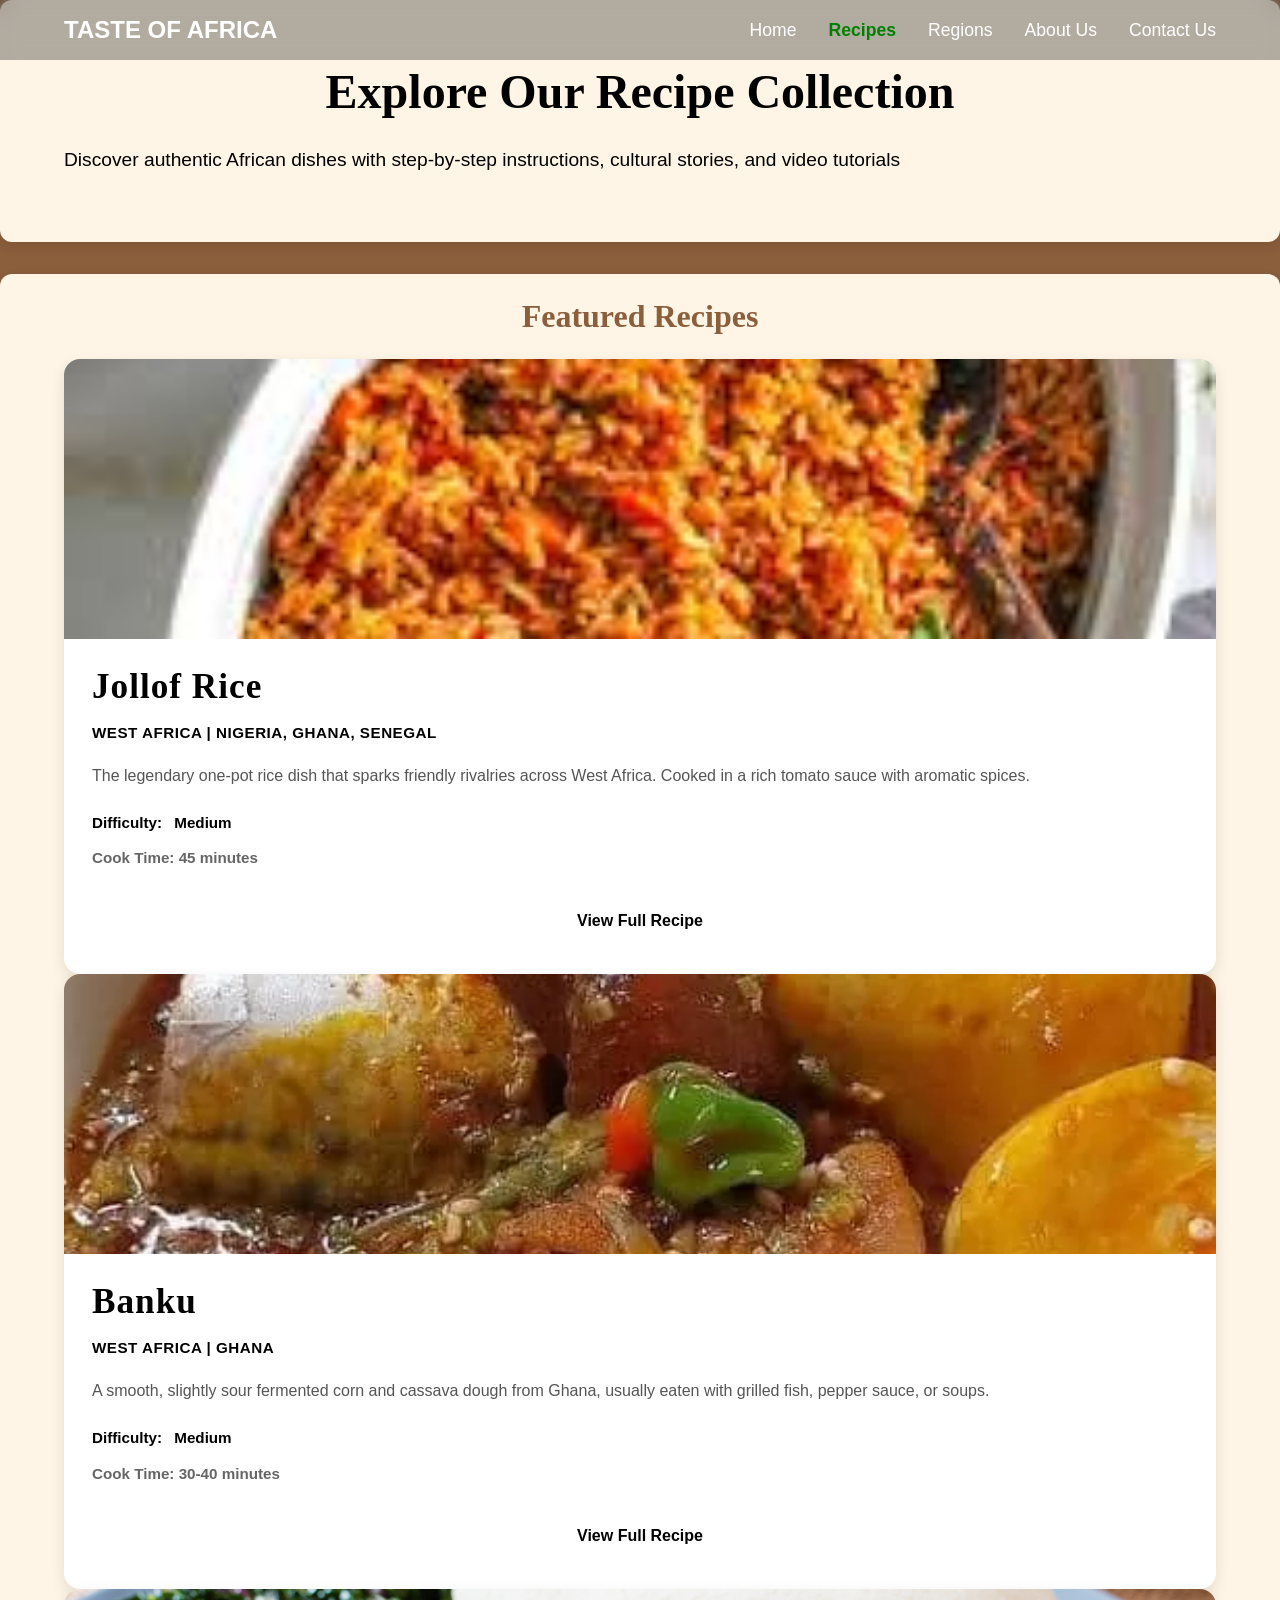
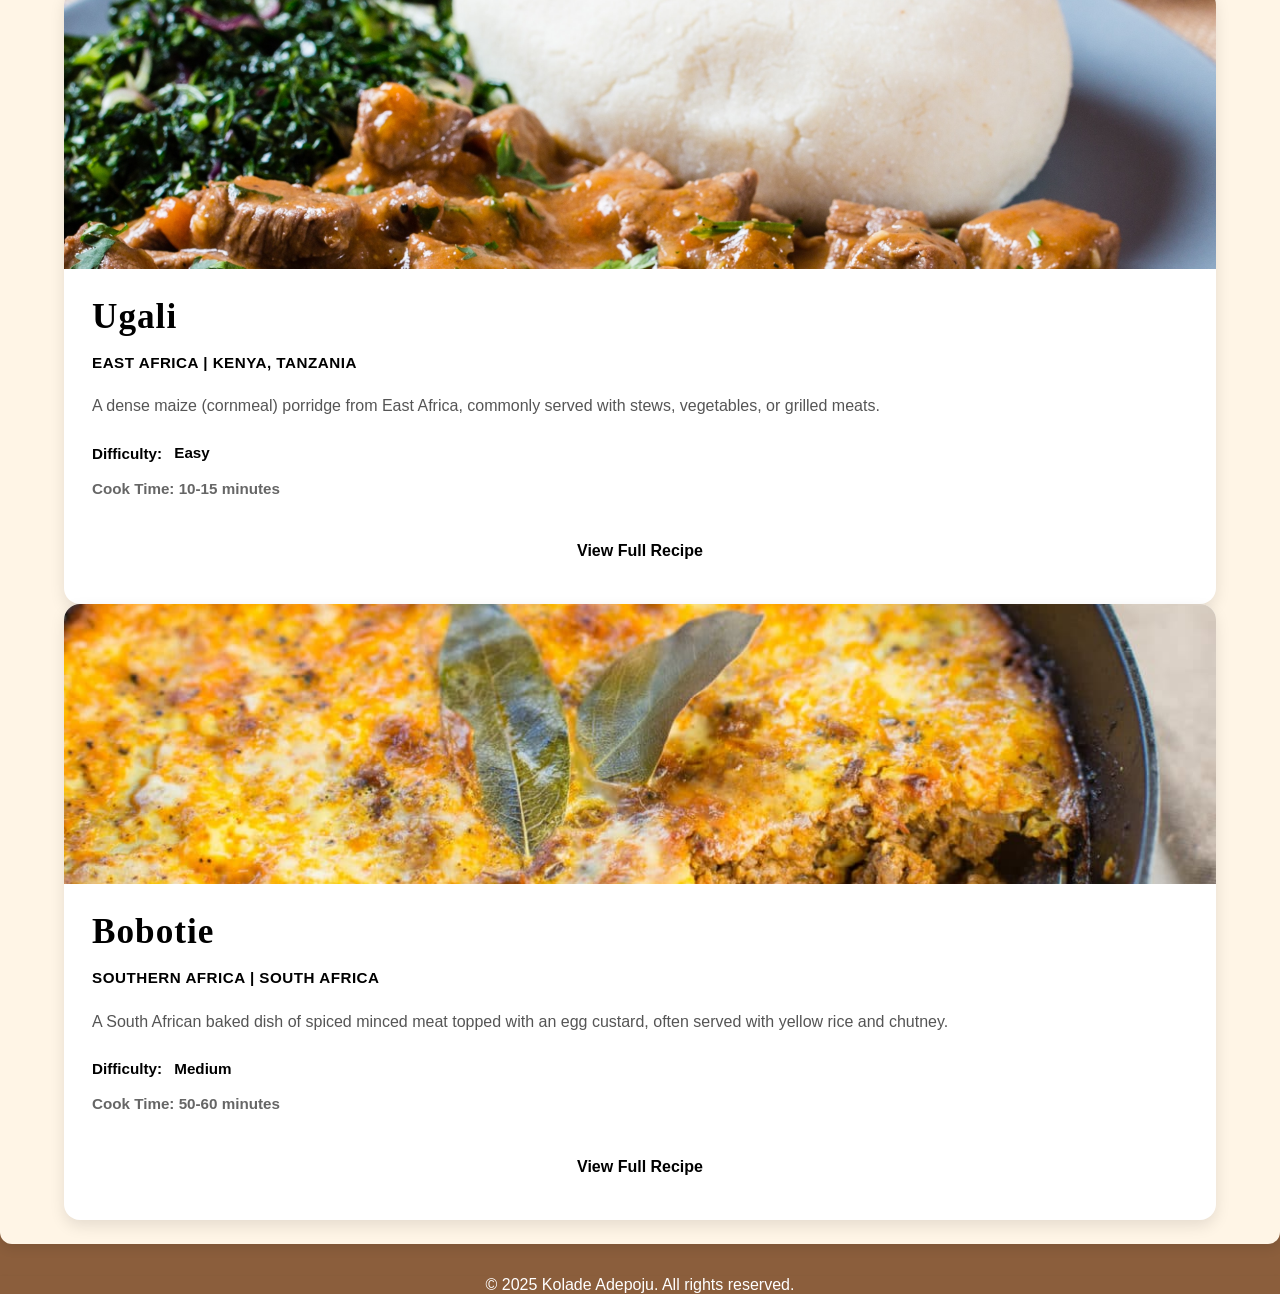
<file: Recipes/recipes.html>
<!DOCTYPE html>
<html lang="en">
<head>
    <meta charset="UTF-8">
    <meta name="viewport" content="width=device-width, initial-scale=1.0">
    <title>Recipes-Taste of Africa</title>
    <link rel="stylesheet" href="../styles.css">
</head>
<body>
        <header>
            <a href="#" class="logo">TASTE OF AFRICA</a>
            
            <nav class="navbar">
                    <a href="../index.html">Home</a>
                    <a href="recipes.html" class="active">Recipes</a>
                    <a href="../Regions/regions.html">Regions</a>
                    <a href="../About.html">About Us</a>
                    <a href="../contact.html">Contact Us</a>
            </nav>
        </header>
        <main>
            <section class="region-intro">
            <h1>Explore Our Recipe Collection</h1>
            <p>Discover authentic African dishes with step-by-step instructions, cultural stories, and video tutorials</p>
            </section>
                <!-- Recipes Gallery Section -->
            <section class="recipes-gallery">
                <h2>Featured Recipes</h2>
                
                <div class="recipe-grid">
                    <!-- Recipe Card 1: Jollof Rice -->
                    <article class="recipe-card">
                        <figure>
                            <img src="../images/jollof rice.jpeg" alt="Jollof Rice">
                            <figcaption>
                                <h3>Jollof Rice</h3>
                                <p class="origin">West Africa | Nigeria, Ghana, Senegal</p>
                                <p class="description">The legendary one-pot rice dish that sparks friendly rivalries across West Africa. Cooked in a rich tomato sauce with aromatic spices.</p>
                                <p class="difficulty">Difficulty: <mark>Medium</mark></p>
                                <p class="time">Cook Time: 45 minutes</p>
                                <a href="jollof-rice.html">View Full Recipe</a>
                            </figcaption>
                        </figure>
                    </article>
                     <!-- Recipe Card 2: Banku-->
                <article class="recipe-card">
                    <figure>
                        <img src="../images/banku.webp" alt="Banku">
                        <figcaption>
                            <h3>Banku</h3>
                            <p class="origin">West Africa | Ghana</p>
                            <p class="description">A smooth, slightly sour fermented corn and cassava dough from Ghana, usually eaten with grilled fish, pepper sauce, or soups.</p>
                            <p class="difficulty">Difficulty: <mark>Medium</mark></p>
                            <p class="time">Cook Time: 30-40 minutes</p>
                            <a href="banku.html">View Full Recipe</a>
                        </figcaption>
                    </figure>
                </article>
                <!-- Recipe Card 3: Ugali  -->
                <article class="recipe-card">
                    <figure>
                        <img src="../images/Beef stew Ugali.jpg" alt="Injera">
                        <figcaption>
                            <h3>Ugali</h3>
                            <p class="origin">East Africa | Kenya, Tanzania</p>
                            <p class="description">A dense maize (cornmeal) porridge from East Africa, commonly served with stews, vegetables, or grilled meats.</p>
                            <p class="difficulty">Difficulty: <mark>Easy</mark></p>
                            <p class="time">Cook Time: 10-15 minutes</p>
                            <a href="ugali.html">View Full Recipe</a>
                        </figcaption>
                    </figure>
                </article>
                <!-- Recipe Card 4: Bobotie -->
                <article class="recipe-card">
                    <figure>
                        <img src="../images/bobotie.jpg" alt="Bobotie">
                        <figcaption>
                            <h3>Bobotie</h3>
                            <p class="origin">Southern Africa | South Africa</p>
                            <p class="description">A South African baked dish of spiced minced meat topped with an egg custard, often served with yellow rice and chutney.</p>
                            <p class="difficulty">Difficulty: <mark>Medium</mark></p>
                            <p class="time">Cook Time: 50-60 minutes</p>
                            <a href="bobotie.html">View Full Recipe</a>
                        </figcaption>
                    </figure>
                </article>
            </section>
        </main>

        <footer class="footer">
            <div class="footer-content">
              <p>&copy; 2025 Kolade Adepoju. All rights reserved.</p>
            </div>
        </footer>

</body>
</html>
</file>
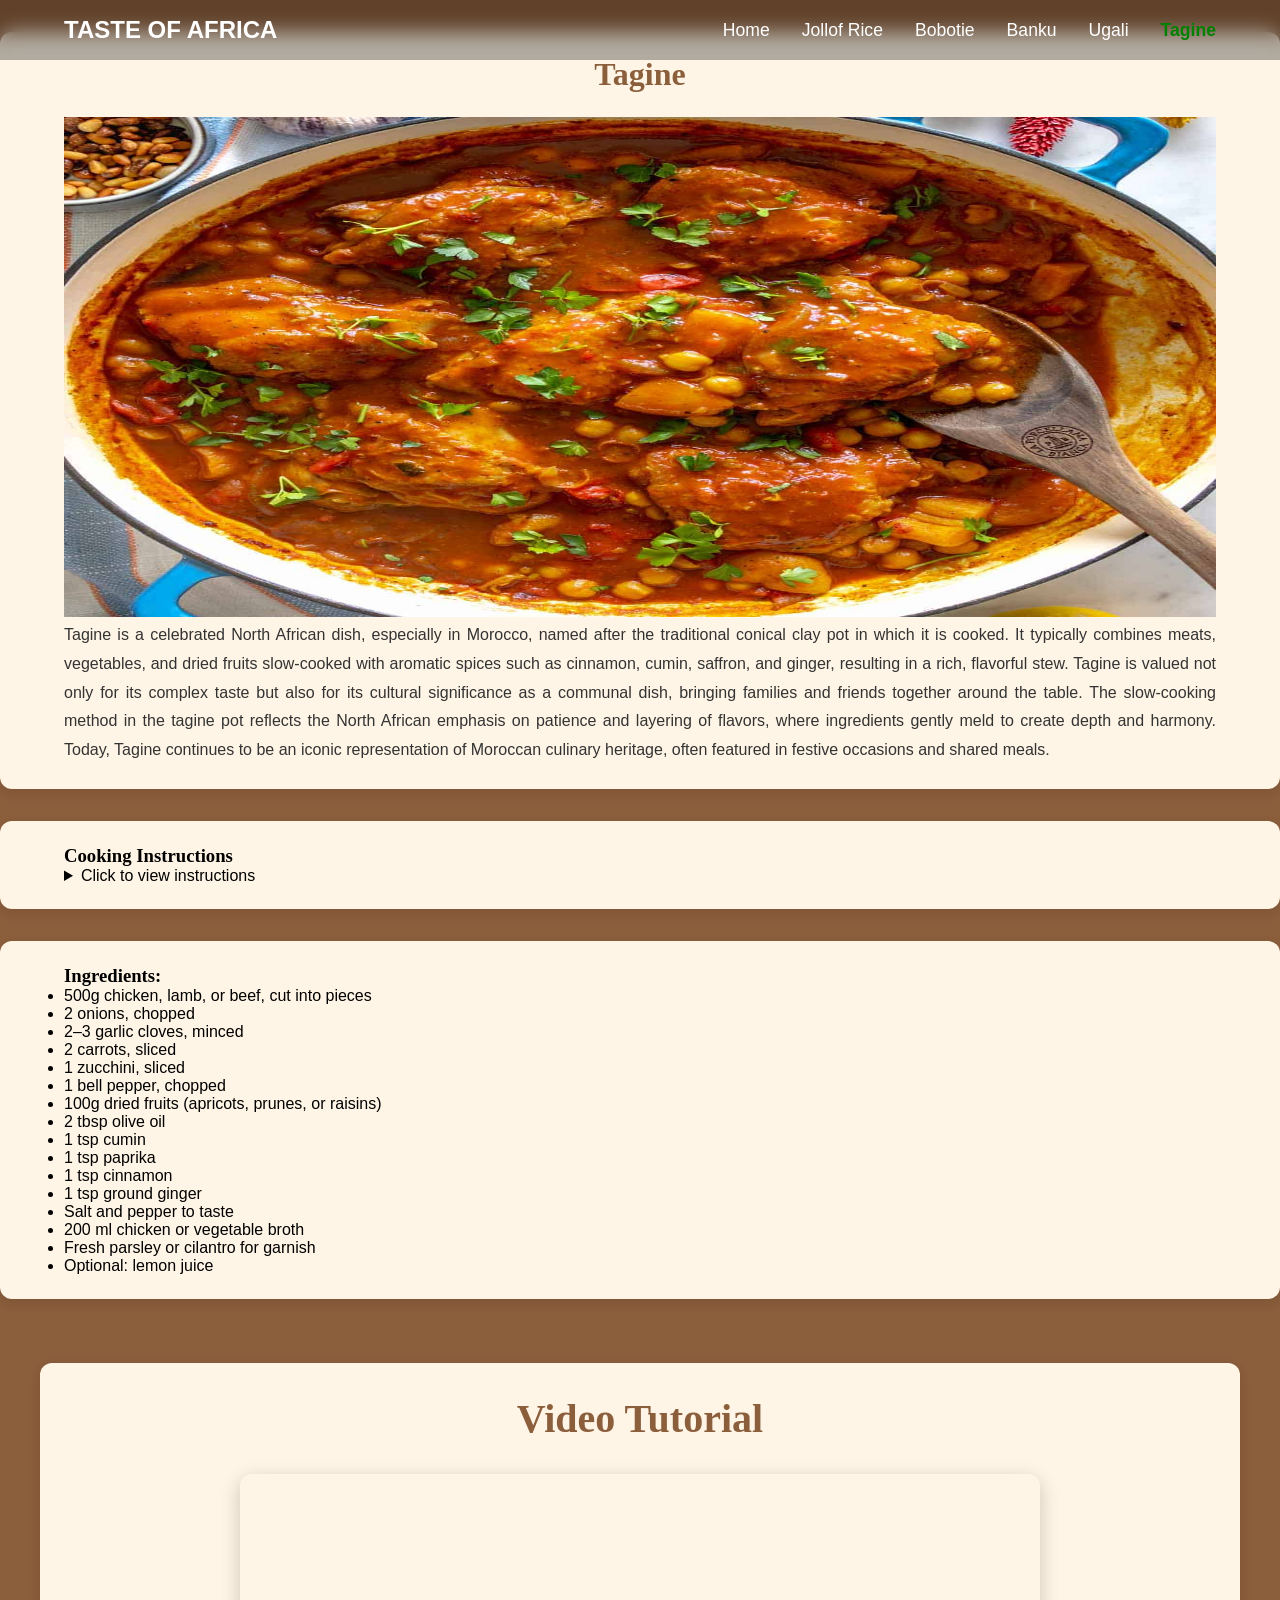
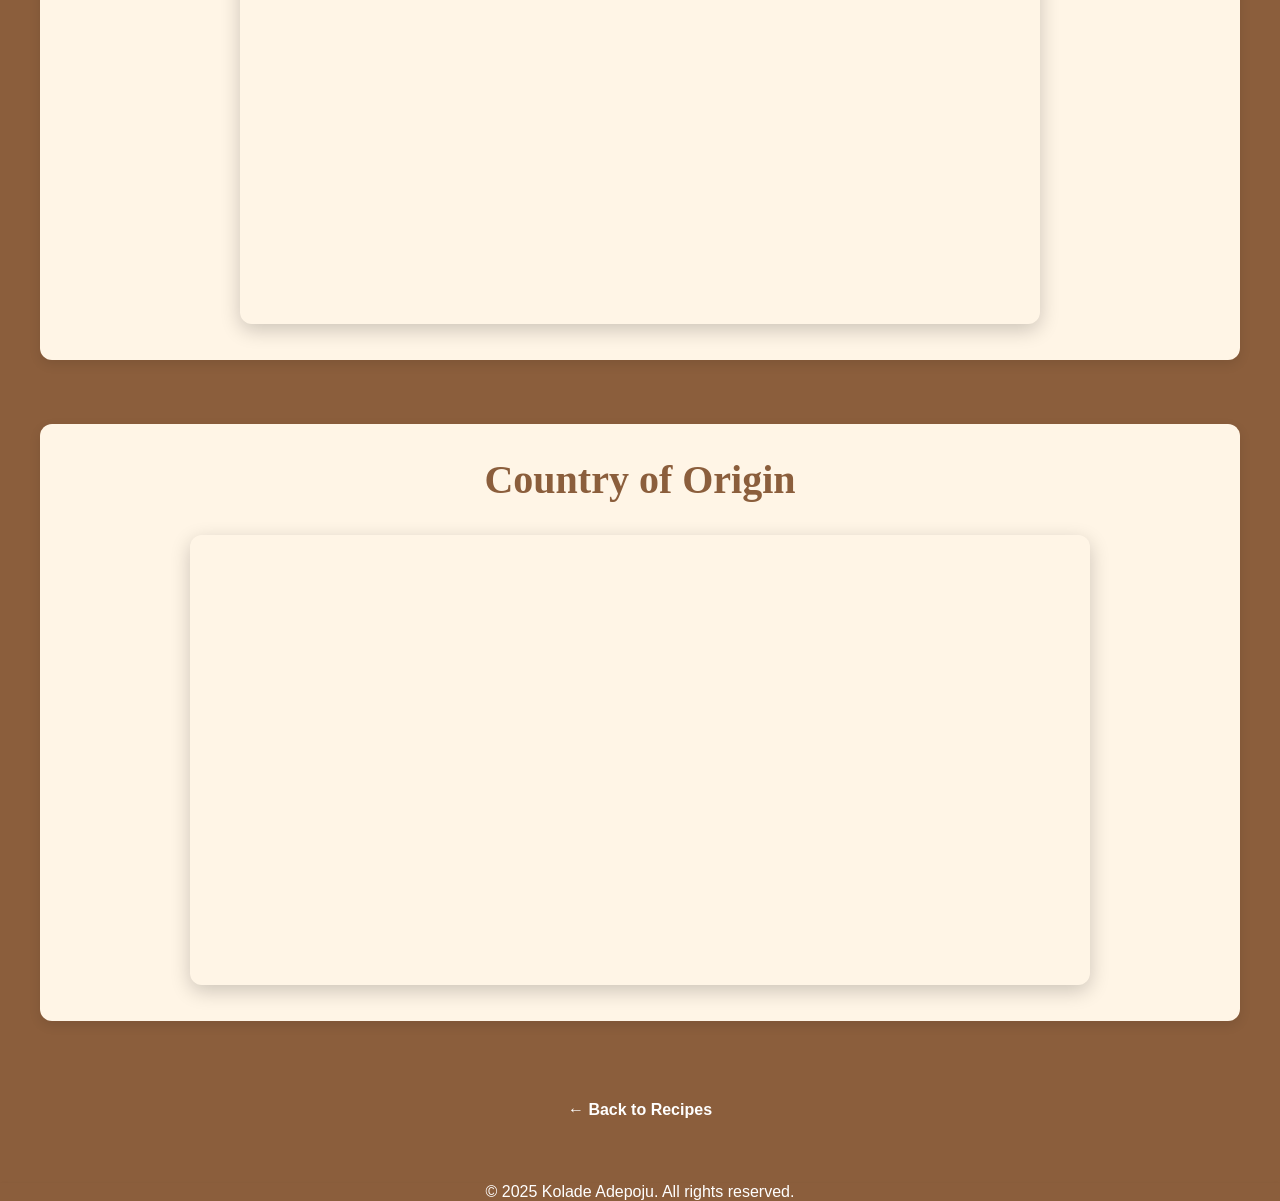
<file: Recipes/tagine.html>
<!DOCTYPE html>
<html lang="en">
<head>
    <meta charset="UTF-8">
    <meta name="viewport" content="width=device-width, initial-scale=1.0">
    <title>Tagine - Taste of Africa</title>
    <link rel="stylesheet" href="../styles.css">
</head>
    <body>
        <header>
            <a href="#" class="logo">TASTE OF AFRICA</a>

            <nav class="navbar">
                <a href="../index.html">Home</a>
                <a href="jollof-rice.html">Jollof Rice</a>
                <a href="bobotie.html">Bobotie</a>
                <a href="banku.html">Banku</a>
                <a href="ugali.html">Ugali</a>
                <a href="tagine.html" class="active">Tagine</a>  
           </nav>
           
        </header>
        <main>
            <!---recipe-section--->
            <section class="recipe">
                <h2>Tagine</h2>
                <img src="../images/tagine.jpg" alt="Tagine">
                <p>Tagine is a celebrated North African dish, especially in Morocco, named after the traditional conical clay pot in which it is cooked. It typically combines meats, vegetables, and dried fruits slow-cooked with aromatic spices such as cinnamon, cumin, saffron, and ginger, resulting in a rich, flavorful stew. Tagine is valued not only for its complex taste but also for its cultural significance as a communal dish, bringing families and friends together around the table. The slow-cooking method in the tagine pot reflects the North African emphasis on patience and layering of flavors, where ingredients gently meld to create depth and harmony. Today, Tagine continues to be an iconic representation of Moroccan culinary heritage, often featured in festive occasions and shared meals.</p>
            </section>

            <!--instructions-->
            <section class="instructions">
                <h3>Cooking Instructions</h3>
                <details>
                    <summary>Click to view instructions</summary>
                    <ol>
                        <li>Chop vegetables and cut meat into pieces.</li>
                        <li>Marinate meat with olive oil, cumin, cinnamon, paprika, ginger, salt, and pepper.</li>
                        <li>Sear meat in a tagine or heavy pot until browned.</li>
                        <li>Layer onions, meat, vegetables, and dried fruits in the pot.</li>
                        <li>Add a little broth or water, cover, and simmer for 1.5–2 hours.</li>
                        <li>Stir in fresh herbs and optional lemon juice before serving.</li>
                        <li>Serve hot with couscous, rice, or flatbread.</li>
                    </ol>
                </details>
            </section>

            <!--ingredients-->
            <section class="ingredients">
                <h3>Ingredients:</h3>
                <ul>
                    <li>500g chicken, lamb, or beef, cut into pieces</li>
                    <li>2 onions, chopped</li>
                    <li>2–3 garlic cloves, minced</li>
                    <li>2 carrots, sliced</li>
                    <li>1 zucchini, sliced</li>
                    <li>1 bell pepper, chopped</li>
                    <li>100g dried fruits (apricots, prunes, or raisins)</li>
                    <li>2 tbsp olive oil</li>
                    <li>1 tsp cumin</li>
                    <li>1 tsp paprika</li>
                    <li>1 tsp cinnamon</li>
                    <li>1 tsp ground ginger</li>
                    <li>Salt and pepper to taste</li>
                    <li>200 ml chicken or vegetable broth</li>
                    <li>Fresh parsley or cilantro for garnish</li>
                    <li>Optional: lemon juice</li>
                </ul>
            </section>

            <!--Tutorials-->
            <section class="video-tutorial">
            <h2>Video Tutorial</h2>
            <iframe width="560" height="315" src="https://www.youtube.com/embed/Sh5-l-xRZMA?si=1jXq3HsX2OU1hIxm" title="YouTube video player" frameborder="0" allow="accelerometer; autoplay; clipboard-write; encrypted-media; gyroscope; picture-in-picture; web-share" referrerpolicy="strict-origin-when-cross-origin" allowfullscreen></iframe>
            </section>

            <!--map-of-origin-->
            <section class="map-section">
            <h2>Country of Origin</h2>
            <iframe src="https://www.google.com/maps/embed?pb=!1m18!1m12!1m3!1d6944536.185077172!2d-7.151347749999999!3d31.800834649999995!2m3!1f0!2f0!3f0!3m2!1i1024!2i768!4f13.1!3m3!1m2!1s0xd0b88619651c58d%3A0xd9d39381c42cffc3!2sMorocco!5e0!3m2!1sen!2srw!4v1759457685212!5m2!1sen!2srw" width="600" height="450" style="border:0;" allowfullscreen="" loading="lazy" referrerpolicy="no-referrer-when-downgrade"></iframe>
            </section>

            <div class="back-link">
                <a href="../Recipes/recipes.html">&larr; Back to Recipes</a>
            </div>
        </main>

        <footer class="footer">
            <div class="footer-content">
              <p>&copy; 2025 Kolade Adepoju. All rights reserved.</p>
            </div>
        </footer>
        
    </body>
</html>
</file>
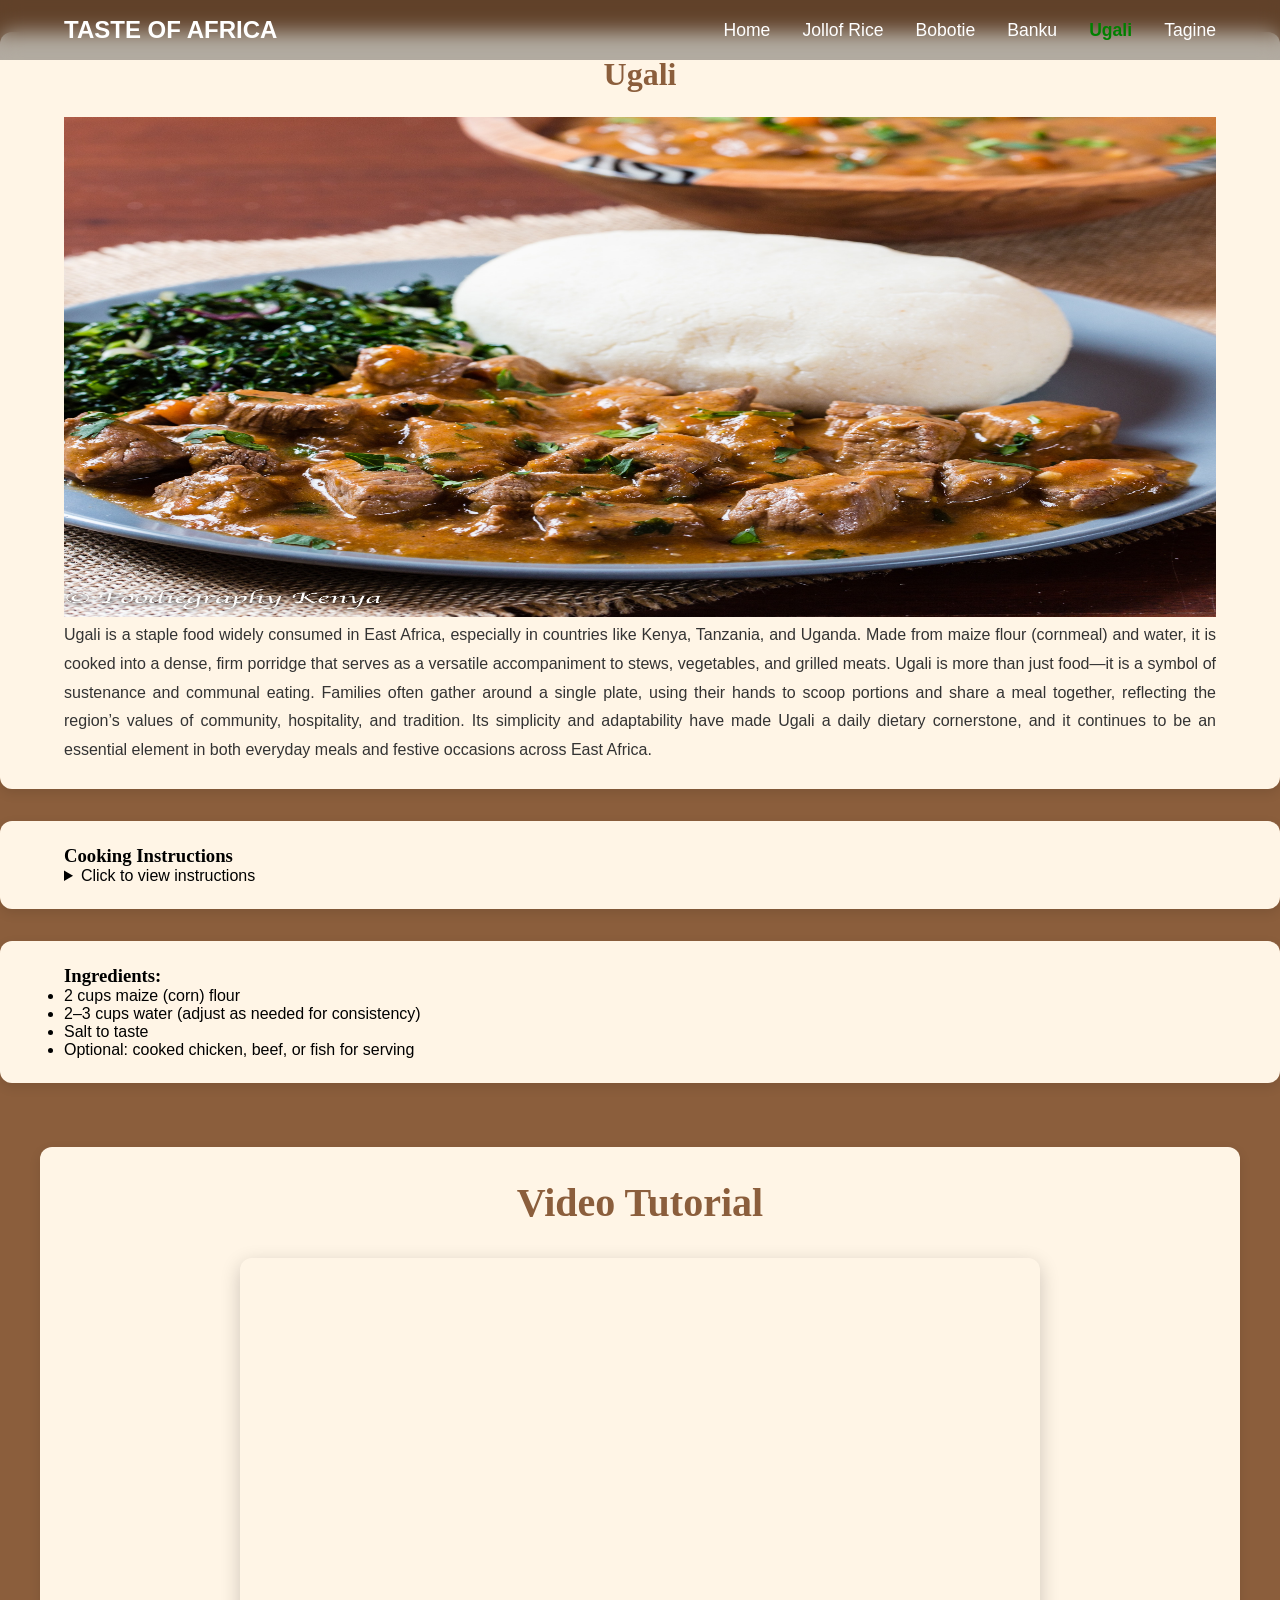
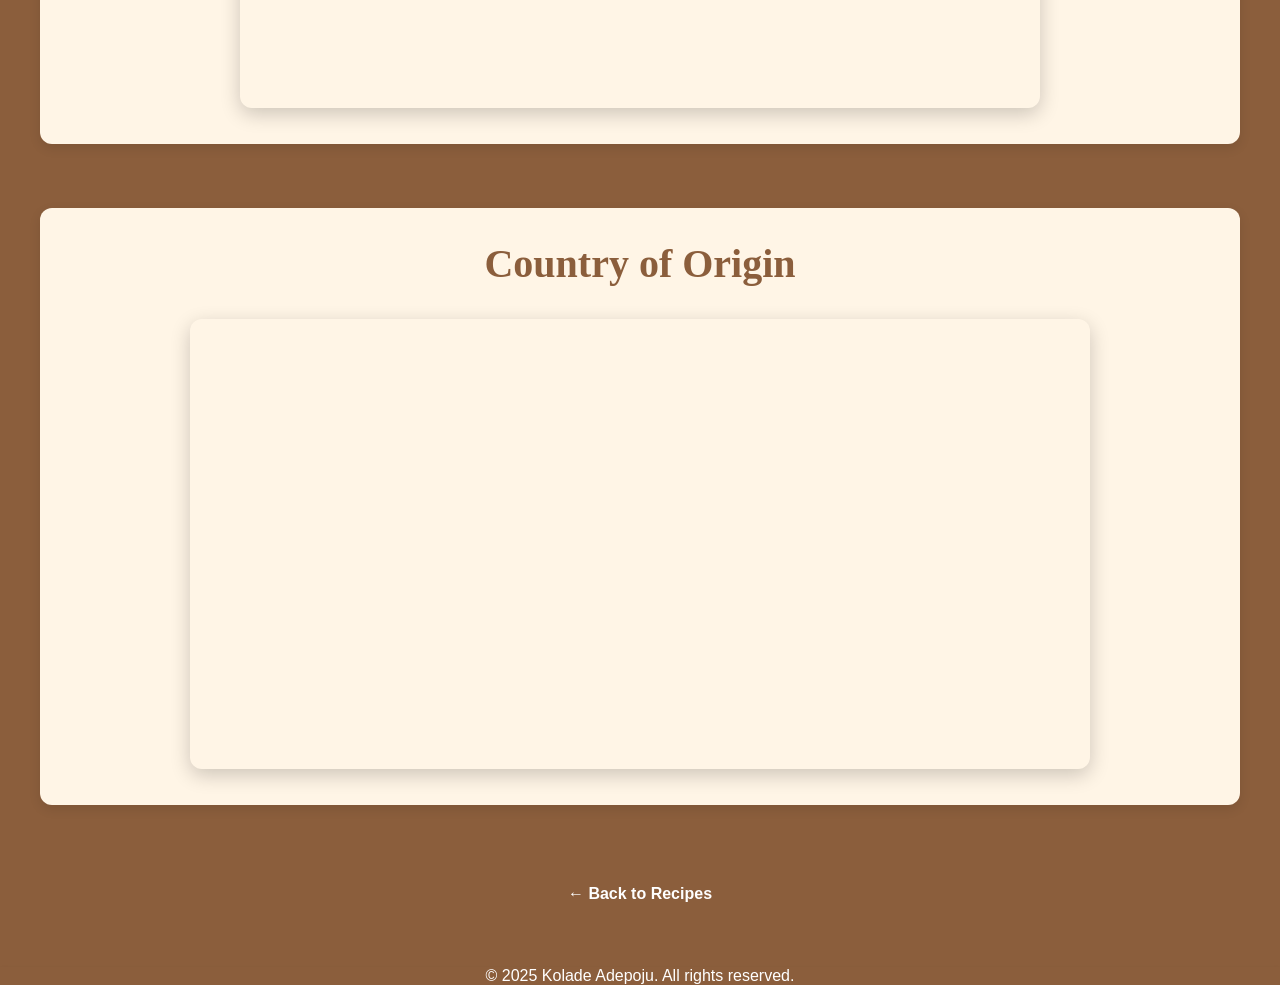
<file: Recipes/ugali.html>
<!DOCTYPE html>
<html lang="en">
<head>
    <meta charset="UTF-8">
    <meta name="viewport" content="width=device-width, initial-scale=1.0">
    <title>Ugali - Taste of Africa</title>
    <link rel="stylesheet" href="../styles.css">
</head>
    <body>
        <header>
            <a href="#" class="logo">TASTE OF AFRICA</a>

        
            <nav class="navbar">
                <a href="../index.html">Home</a>
                <a href="jollof-rice.html">Jollof Rice</a>
                <a href="bobotie.html">Bobotie</a>
                <a href="banku.html">Banku</a>
                <a href="ugali.html" class="active">Ugali</a>
                <a href="tagine.html">Tagine</a>  
           </nav>

        </header>
        <main>
            <!---recipe-section--->
            <section class="recipe">
                <h2>Ugali</h2>
                <img src="../images/Beef stew Ugali.jpg" alt="Ugali">
                <p>Ugali is a staple food widely consumed in East Africa, especially in countries like Kenya, Tanzania, and Uganda. Made from maize flour (cornmeal) and water, it is cooked into a dense, firm porridge that serves as a versatile accompaniment to stews, vegetables, and grilled meats. Ugali is more than just food—it is a symbol of sustenance and communal eating. Families often gather around a single plate, using their hands to scoop portions and share a meal together, reflecting the region’s values of community, hospitality, and tradition. Its simplicity and adaptability have made Ugali a daily dietary cornerstone, and it continues to be an essential element in both everyday meals and festive occasions across East Africa.</p>
            </section>

            <!--instructions-->
            <section class="instructions">
                <h3>Cooking Instructions</h3>
                <details>
                    <summary>Click to view instructions</summary>
                    <ol>
                        <li>Boil water: Pour 2–3 cups of water into a pot and bring it to a rolling boil.</li>
                        <li>Add maize flour: Gradually add 1–2 cups of maize (corn) flour to the boiling water while stirring continuously with a wooden spoon or spatula.</li>
                        <li>Stir continuously: Keep stirring to prevent lumps and ensure the mixture thickens evenly.</li>
                        <li>Cook to firmness: As the mixture thickens, reduce heat to low and continue stirring. Ugali should form a dense, firm dough that pulls away from the sides of the pot.</li>
                        <li>Shape and serve: Wet a spoon or your hands with water, scoop portions of Ugali, and shape into balls or mounds. Serve immediately with stews, vegetables, or grilled meats.</li>
                    </ol>
                </details>
            </section>

            <!--ingredients-->
            <section class="ingredients">
                <h3>Ingredients:</h3>
                <ul>
                    <li>2 cups maize (corn) flour</li>
                    <li>2–3 cups water (adjust as needed for consistency)</li>
                    <li>Salt to taste</li>
                    <li>Optional: cooked chicken, beef, or fish for serving</li>
                </ul>
            </section>

            <!--Tutorials-->
            <section class="video-tutorial">
            <h2>Video Tutorial</h2>
            <iframe width="560" height="315" src="https://www.youtube.com/embed/pUpBhMfHC8I?si=sFxlxzuFD-xENwqS" title="YouTube video player" frameborder="0" allow="accelerometer; autoplay; clipboard-write; encrypted-media; gyroscope; picture-in-picture; web-share" referrerpolicy="strict-origin-when-cross-origin" allowfullscreen></iframe>
            </section>

            <!--map-of-origin-->
            <section class="map-section">
            <h2>Country of Origin</h2>
            <iframe src="https://www.google.com/maps/embed?pb=!1m18!1m12!1m3!1d8171118.189420204!2d37.90833135!3d0.15456044999999977!2m3!1f0!2f0!3f0!3m2!1i1024!2i768!4f13.1!3m3!1m2!1s0x182780d08350900f%3A0x403b0eb0a1976dd9!2sKenya!5e0!3m2!1sen!2srw!4v1759449969471!5m2!1sen!2srw" width="600" height="450" style="border:0;" allowfullscreen="" loading="lazy" referrerpolicy="no-referrer-when-downgrade"></iframe>
            </section>

            <div class="back-link">
                <a href="../Recipes/recipes.html">&larr; Back to Recipes</a>
            </div>
        </main>

        <footer class="footer">
            <div class="footer-content">
              <p>&copy; 2025 Kolade Adepoju. All rights reserved.</p>
            </div>
        </footer>
        
    </body>
</html>
</file>
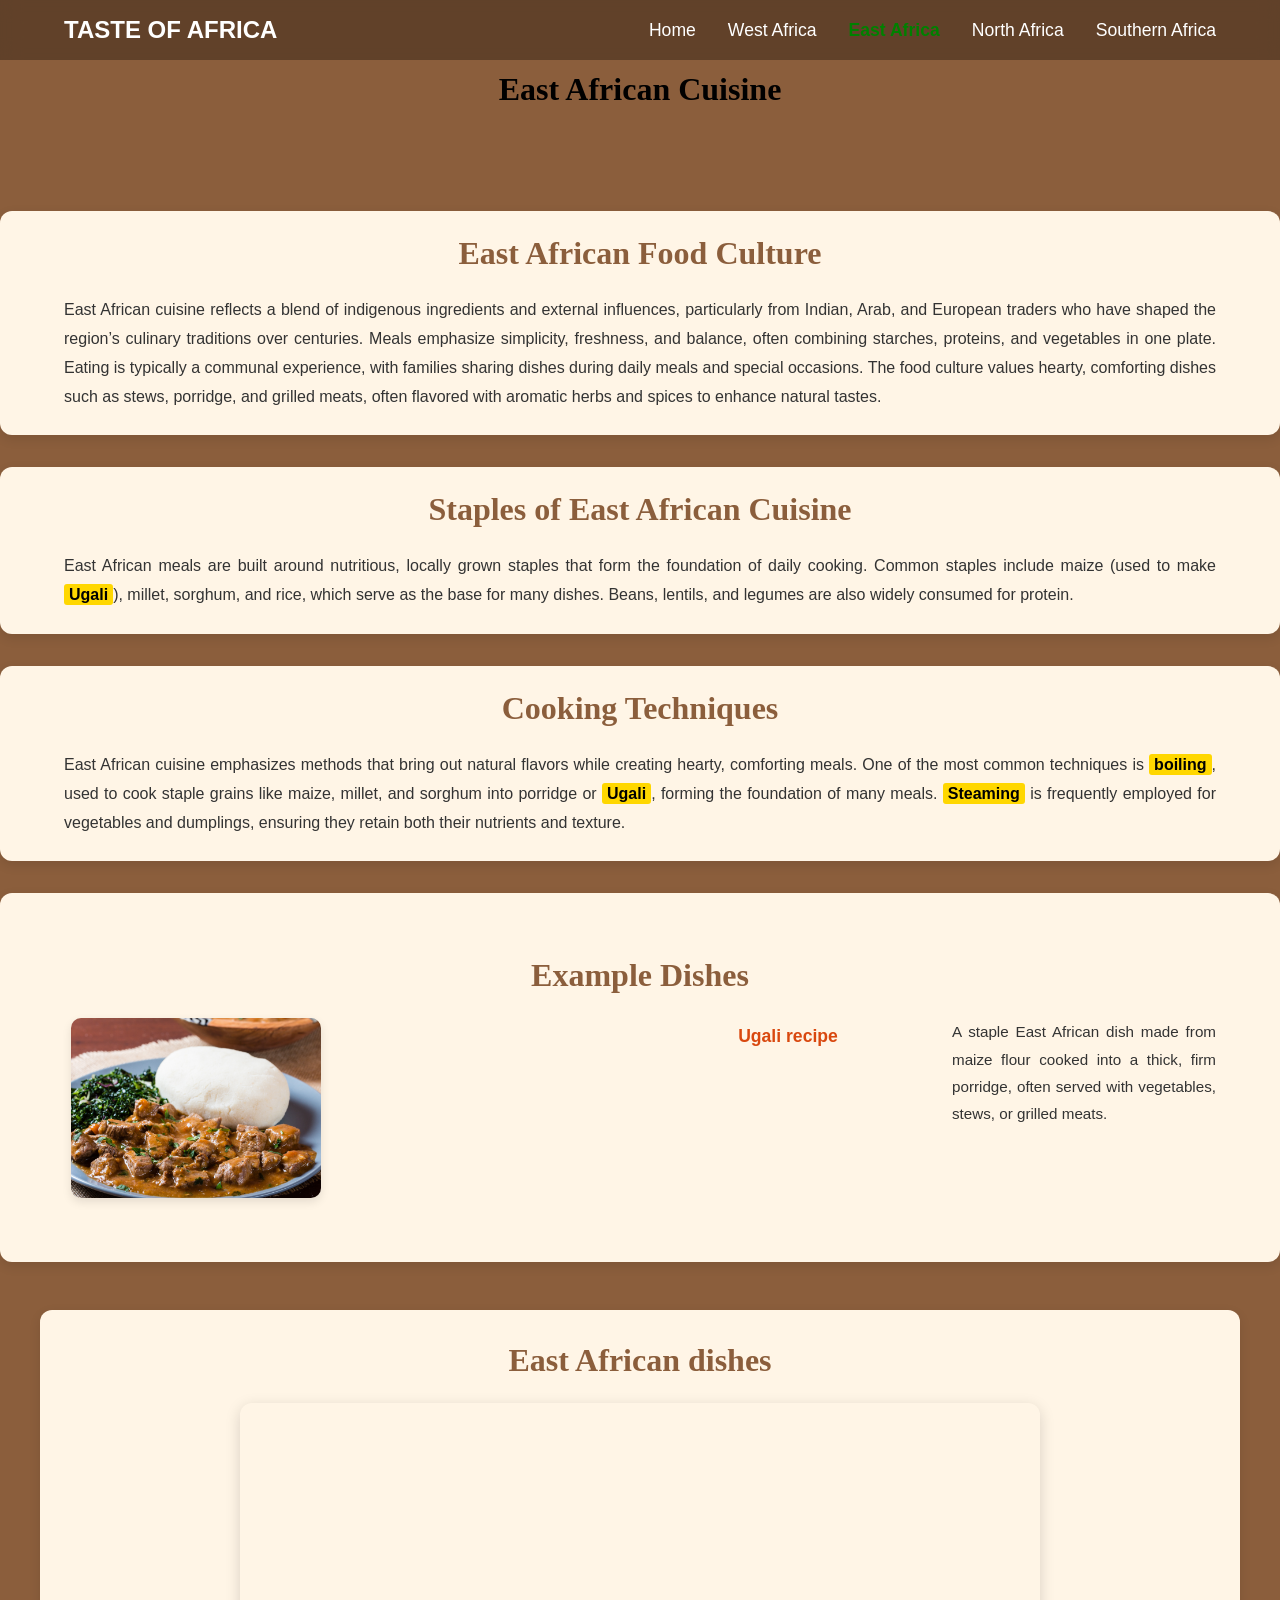
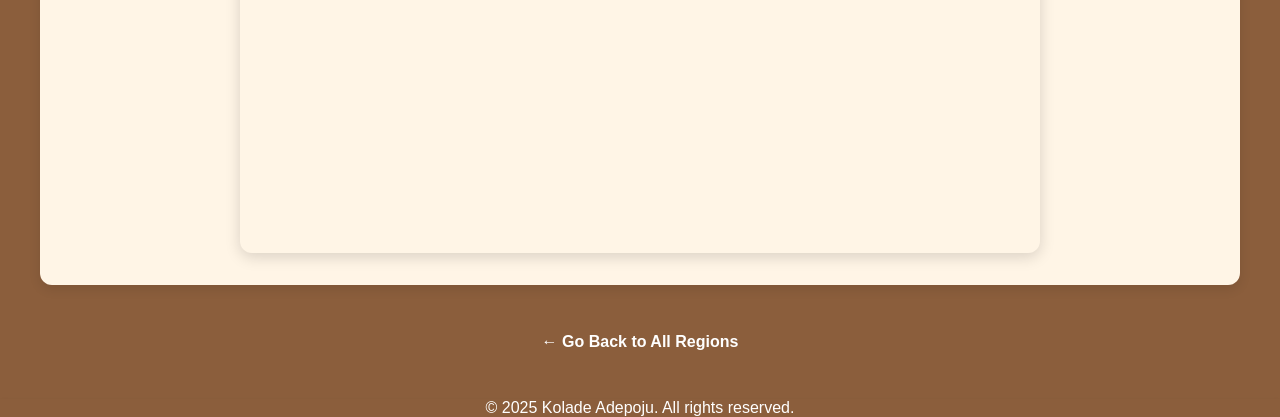
<file: Regions/East-africa.html>
<!DOCTYPE html>
<html lang="en">
<head>
    <meta charset="UTF-8">
    <meta name="viewport" content="width=device-width, initial-scale=1.0">
    <title>East Africa - Taste of Africa</title>
    <link rel="stylesheet" href="../styles.css">
</head>
</html>
<body>
    <header>
        <a href="#" class="logo">TASTE OF AFRICA</a>


        <nav class="navbar">
          <a href="../index.html">Home</a>
          <a href="West-africa.html">West Africa</a>
          <a href="East-africa.html" class="active">East Africa</a>
          <a href="North-africa.html">North Africa</a>
          <a href="Southern-africa.html">Southern Africa</a>
  </nav>
    </header>
    <h1 class="region-culture">East African Cuisine</h1>

  <!-- Region Description -->
  
    <section class="Food-culture">
    
      <h2>East African Food Culture</h2>
      <p>
        East African cuisine reflects a blend of indigenous ingredients and external influences, particularly from Indian, Arab, and European traders who have shaped the region’s culinary traditions over centuries. Meals emphasize simplicity, freshness, and balance, often combining starches, proteins, and vegetables in one plate. Eating is typically a communal experience, with families sharing dishes during daily meals and special occasions. The food culture values hearty, comforting dishes such as stews, porridge, and grilled meats, often flavored with aromatic herbs and spices to enhance natural tastes.
      </p>
    </section>
  
    <section class="staples">
      <h2>Staples of East African Cuisine</h2>
      <p>
        East African meals are built around nutritious, locally grown staples that form the foundation of daily cooking. Common staples include maize (used to make <mark>Ugali</mark>), millet, sorghum, and rice, which serve as the base for many dishes. Beans, lentils, and legumes are also widely consumed for protein.
      </p>
    </section>
  
    <section class="techniques">
      <h2>Cooking Techniques</h2>
      <p>
        East African cuisine emphasizes methods that bring out natural flavors while creating hearty, comforting meals. One of the most common techniques is <mark>boiling</mark>, used to cook staple grains like maize, millet, and sorghum into porridge or <mark>Ugali</mark>, forming the foundation of many meals. <mark>Steaming</mark> is frequently employed for vegetables and dumplings, ensuring they retain both their nutrients and texture.
      </p>
    </section>
  

    <!-- Example Dishes -->
    <section class="example-dishes">
      <h2>Example Dishes</h2>
      <div class="dishes-list">
        <img src="../images/Beef stew Ugali.jpg" alt="Ugali"><br>
        <a href="../Recipes/ugali.html">Ugali recipe</a>
        <p>A staple East African dish made from maize flour cooked into a thick, firm porridge, often served with vegetables, stews, or grilled meats.</p>
      </div>
    </section>

    <!-- Embedded Video -->
    <section class="embedded-video">
      <h2>East African dishes</h2>
      <iframe width="560" height="315" src="https://www.youtube.com/embed/FBp9h0vhuoc?si=4X0dknHcnuRMUsK5" title="YouTube video player" frameborder="0" allow="accelerometer; autoplay; clipboard-write; encrypted-media; gyroscope; picture-in-picture; web-share" referrerpolicy="strict-origin-when-cross-origin" allowfullscreen></iframe>
    </section>
  

  <!-- Go Back -->
  <div class="go-back">
    <p><a href="regions.html">&larr; Go Back to All Regions</a></p>
  </div>

</body>
<footer class="footer">
  <div class="footer-content">
    <p>&copy; 2025 Kolade Adepoju. All rights reserved.</p>
  </div>
</footer>
</html>
</file>
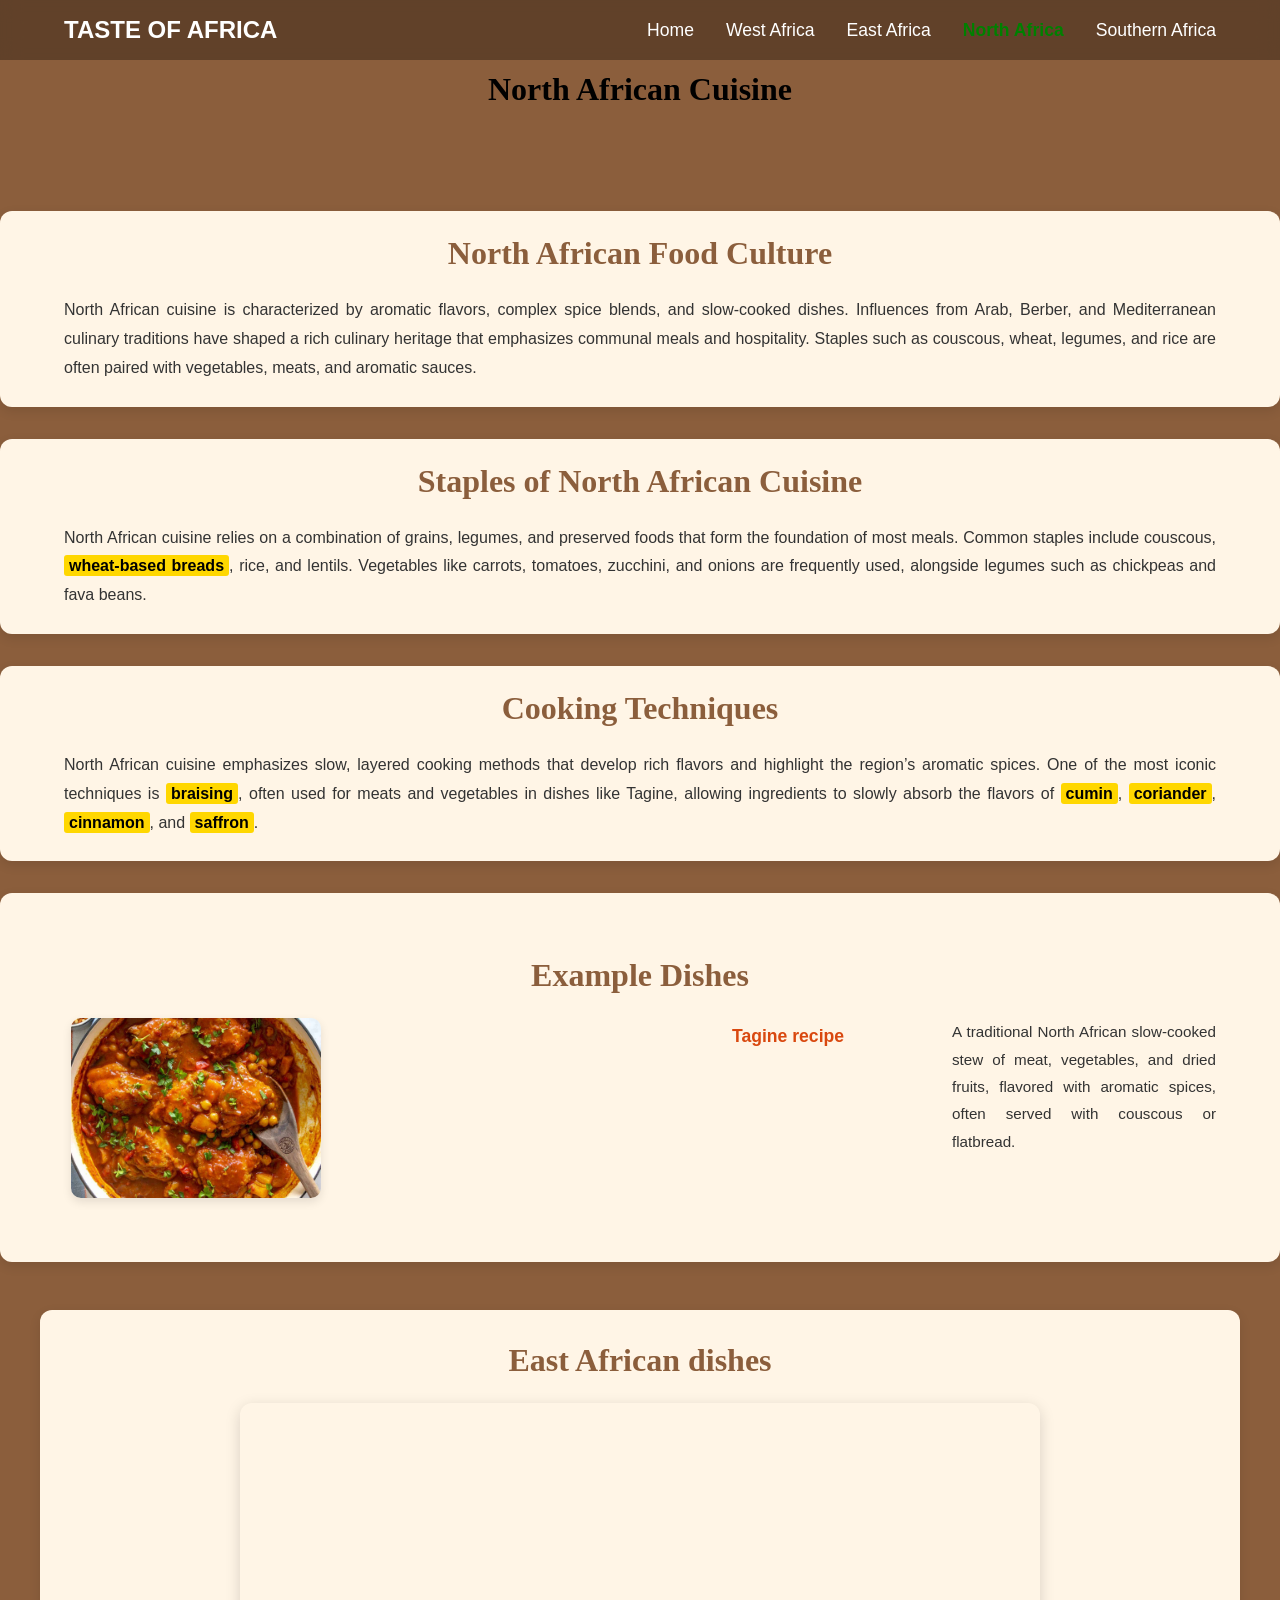
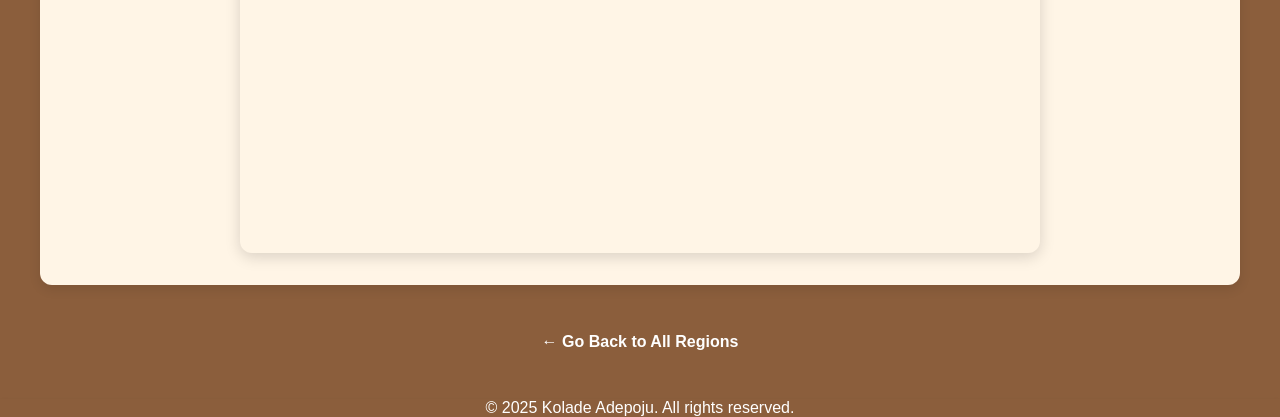
<file: Regions/North-africa.html>
<!DOCTYPE html>
<html lang="en">
<head>
    <meta charset="UTF-8">
    <meta name="viewport" content="width=device-width, initial-scale=1.0">
    <title>North Africa - Taste of Africa</title>
    <link rel="stylesheet" href="../styles.css">
</head>
</html>
<body>
    <header>
        <a href="#" class="logo">TASTE OF AFRICA</a>


        <nav class="navbar">
          <a href="../index.html">Home</a>
          <a href="West-africa.html">West Africa</a>
          <a href="East-africa.html">East Africa</a>
          <a href="North-africa.html" class="active">North Africa</a>
          <a href="Southern-africa.html">Southern Africa</a>
  </nav>
    </header>
    <h1 class="region-culture">North African Cuisine</h1>

  <!-- Region Description -->
  
  <section class="Food-culture">
    <h2>North African Food Culture</h2>
    <p>
        North African cuisine is characterized by aromatic flavors, complex spice blends, and slow-cooked dishes. Influences from Arab, Berber, and Mediterranean culinary traditions have shaped a rich culinary heritage that emphasizes communal meals and hospitality. Staples such as couscous, wheat, legumes, and rice are often paired with vegetables, meats, and aromatic sauces.
    </p>
  </section>
  
  <section class="staples">
    <h2>Staples of North African Cuisine</h2>
    <p>
        North African cuisine relies on a combination of grains, legumes, and preserved foods that form the foundation of most meals. Common staples include couscous, <mark>wheat-based breads</mark>, rice, and lentils. Vegetables like carrots, tomatoes, zucchini, and onions are frequently used, alongside legumes such as chickpeas and fava beans.
    </p>
  </section>
  
  <section class="techniques">
    <h2>Cooking Techniques</h2>
    <p>
        North African cuisine emphasizes slow, layered cooking methods that develop rich flavors and highlight the region’s aromatic spices. One of the most iconic techniques is <mark>braising</mark>, often used for meats and vegetables in dishes like Tagine, allowing ingredients to slowly absorb the flavors of <mark>cumin</mark>, <mark>coriander</mark>, <mark>cinnamon</mark>, and <mark>saffron</mark>.
    </p>
  </section>
  

  <!-- Example Dishes -->
  <section class="example-dishes">
    <h2>Example Dishes</h2>
    <div class="dishes-list">
     <img src="../images/tagine.jpg" alt="Tagine"><br>
     <a href="../Recipes/tagine.html">Tagine recipe</a>
     <p>A traditional North African slow-cooked stew of meat, vegetables, and dried fruits, flavored with aromatic spices, often served with couscous or flatbread.</p>
    </div>
  </section>

  <!-- Embedded Video -->
  <section class="embedded-video">
    <h2>East African dishes</h2>
    <iframe width="560" height="315" src="https://www.youtube.com/embed/DRgn7_HKg1A?si=9ZTuXNvPhGkg0P1S" title="YouTube video player" frameborder="0" allow="accelerometer; autoplay; clipboard-write; encrypted-media; gyroscope; picture-in-picture; web-share" referrerpolicy="strict-origin-when-cross-origin" allowfullscreen></iframe>
  </section>
  </div>
  <!-- Go Back -->
  <div class="go-back">
    <p><a href="regions.html">&larr; Go Back to All Regions</a></p>
  </div>

</body>
<footer class="footer">
  <div class="footer-content">
    <p>&copy; 2025 Kolade Adepoju. All rights reserved.</p>
  </div>
</footer>
</html>
</file>
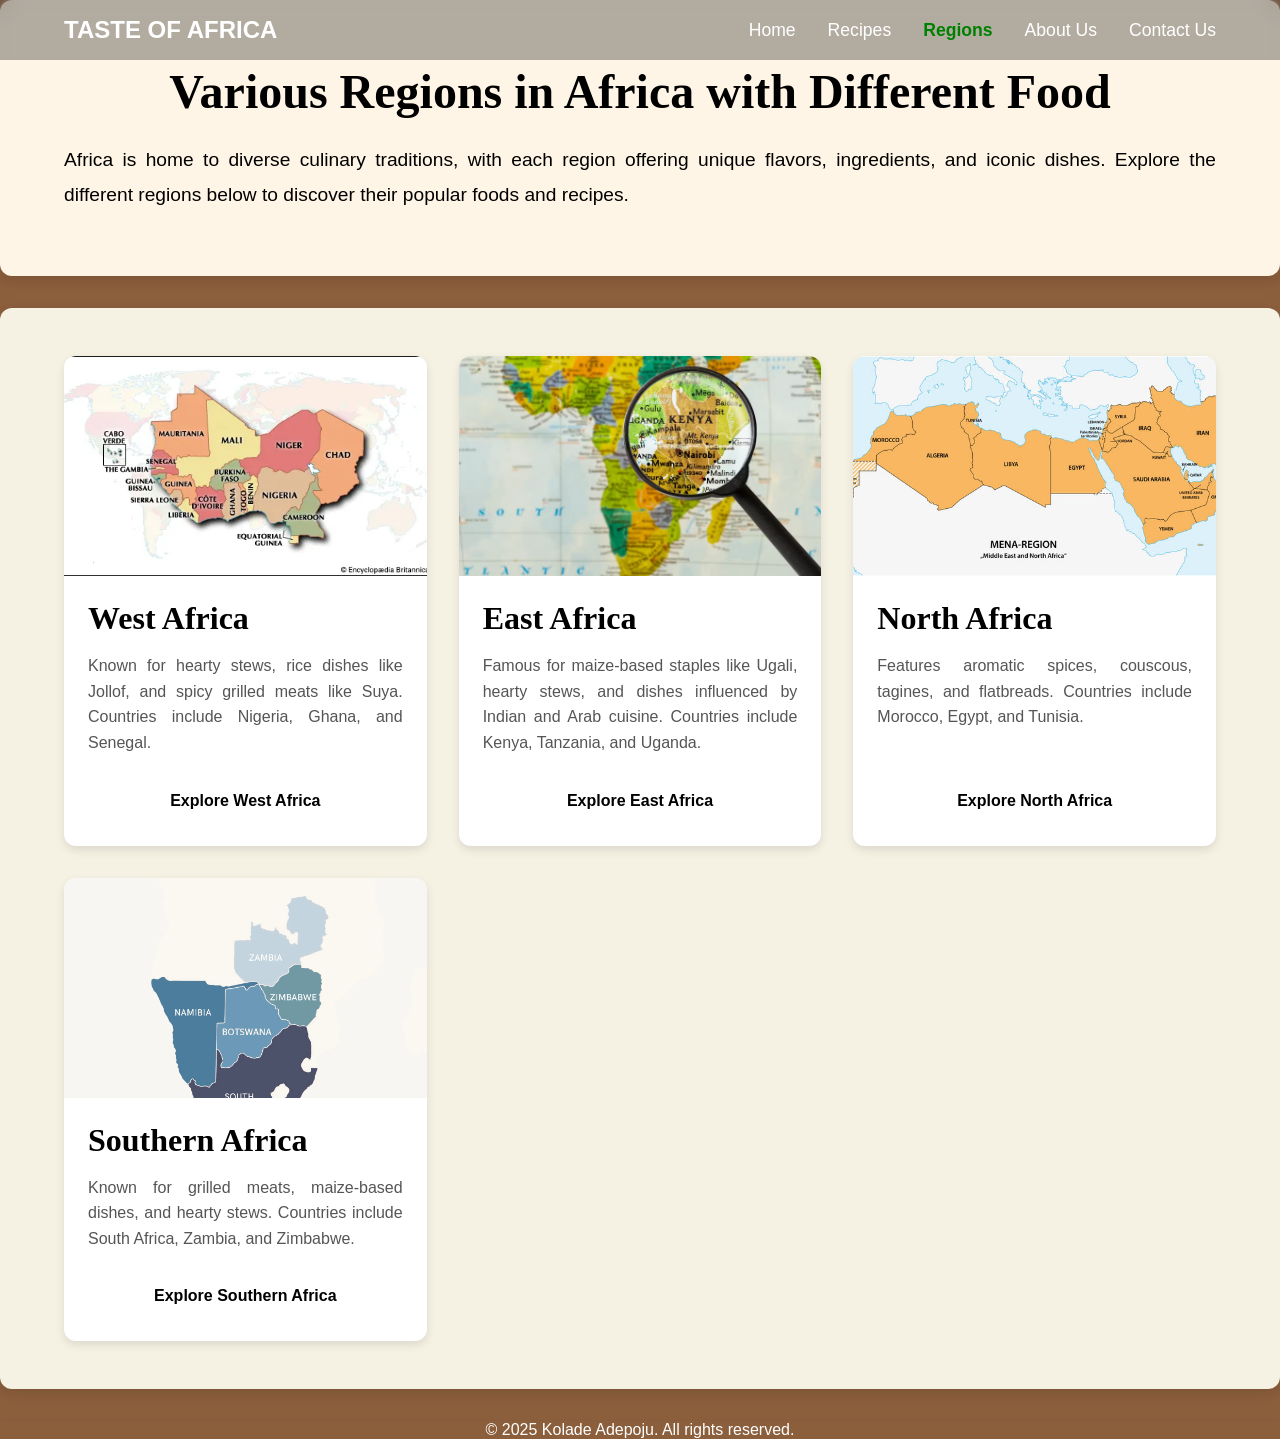
<file: Regions/regions.html>
<!DOCTYPE html>
<html lang="en">
<head>
    <meta charset="UTF-8">
    <meta name="viewport" content="width=device-width, initial-scale=1.0">
    <title>Regions - Taste of Africa</title>
    <link rel="stylesheet" href="../styles.css">
</head>
<body>
    <header>
        <a href="#" class="logo">TASTE OF AFRICA</a>

        <nav class="navbar">
            <a href="../index.html">Home</a>
            <a href="../Recipes/recipes.html">Recipes</a>
            <a href="regions.html" class="active">Regions</a>
            <a href="../About.html">About Us</a>
            <a href="../contact.html">Contact Us</a>
        </nav>
    </header>

    <main>
        <!-- Introduction Section -->
        <section class="region-intro">
            <h1>Various Regions in Africa with Different Food</h1>
            <p>
                Africa is home to diverse culinary traditions, with each region offering unique flavors, ingredients, and iconic dishes. Explore the different regions below to discover their popular foods and recipes.
            </p>
        </section>

        <!-- Regions Grid Section -->
        <section class="regions-section">
            <div class="regions-container">
                
                <!-- West Africa Card -->
                <article class="region-card">
                    <img src="../images/west-africa.webp" alt="West Africa">
                    <div class="region-card-content">
                        <h3>West Africa</h3>
                        <p>Known for hearty stews, rice dishes like Jollof, and spicy grilled meats like Suya. Countries include Nigeria, Ghana, and Senegal.</p>
                        <a href="West-africa.html">Explore West Africa</a>
                    </div>
                </article>

                <!-- East Africa Card -->
                <article class="region-card">
                    <img src="../images/east-africa.avif" alt="East Africa">
                    <div class="region-card-content">
                        <h3>East Africa</h3>
                        <p>Famous for maize-based staples like Ugali, hearty stews, and dishes influenced by Indian and Arab cuisine. Countries include Kenya, Tanzania, and Uganda.</p>
                        <a href="East-africa.html">Explore East Africa</a>
                    </div>
                </article>

                <!-- North Africa Card -->
                <article class="region-card">
                    <img src="../images/northafrica.jpg" alt="North Africa">
                    <div class="region-card-content">
                        <h3>North Africa</h3>
                        <p>Features aromatic spices, couscous, tagines, and flatbreads. Countries include Morocco, Egypt, and Tunisia.</p>
                        <a href="North-africa.html">Explore North Africa</a>
                    </div>
                </article>

                <!-- Southern Africa Card -->
                <article class="region-card">
                    <img src="../images/southernafrica.webp" alt="Southern Africa">
                    <div class="region-card-content">
                        <h3>Southern Africa</h3>
                        <p>Known for grilled meats, maize-based dishes, and hearty stews. Countries include South Africa, Zambia, and Zimbabwe.</p>
                        <a href="Southern-africa.html">Explore Southern Africa</a>
                    </div>
                </article>

            </div>
        </section>
    </main>

    <footer class="footer">
        <div class="footer-content">
            <p>&copy; 2025 Kolade Adepoju. All rights reserved.</p>
        </div>
    </footer>

</body>
</html>
</file>
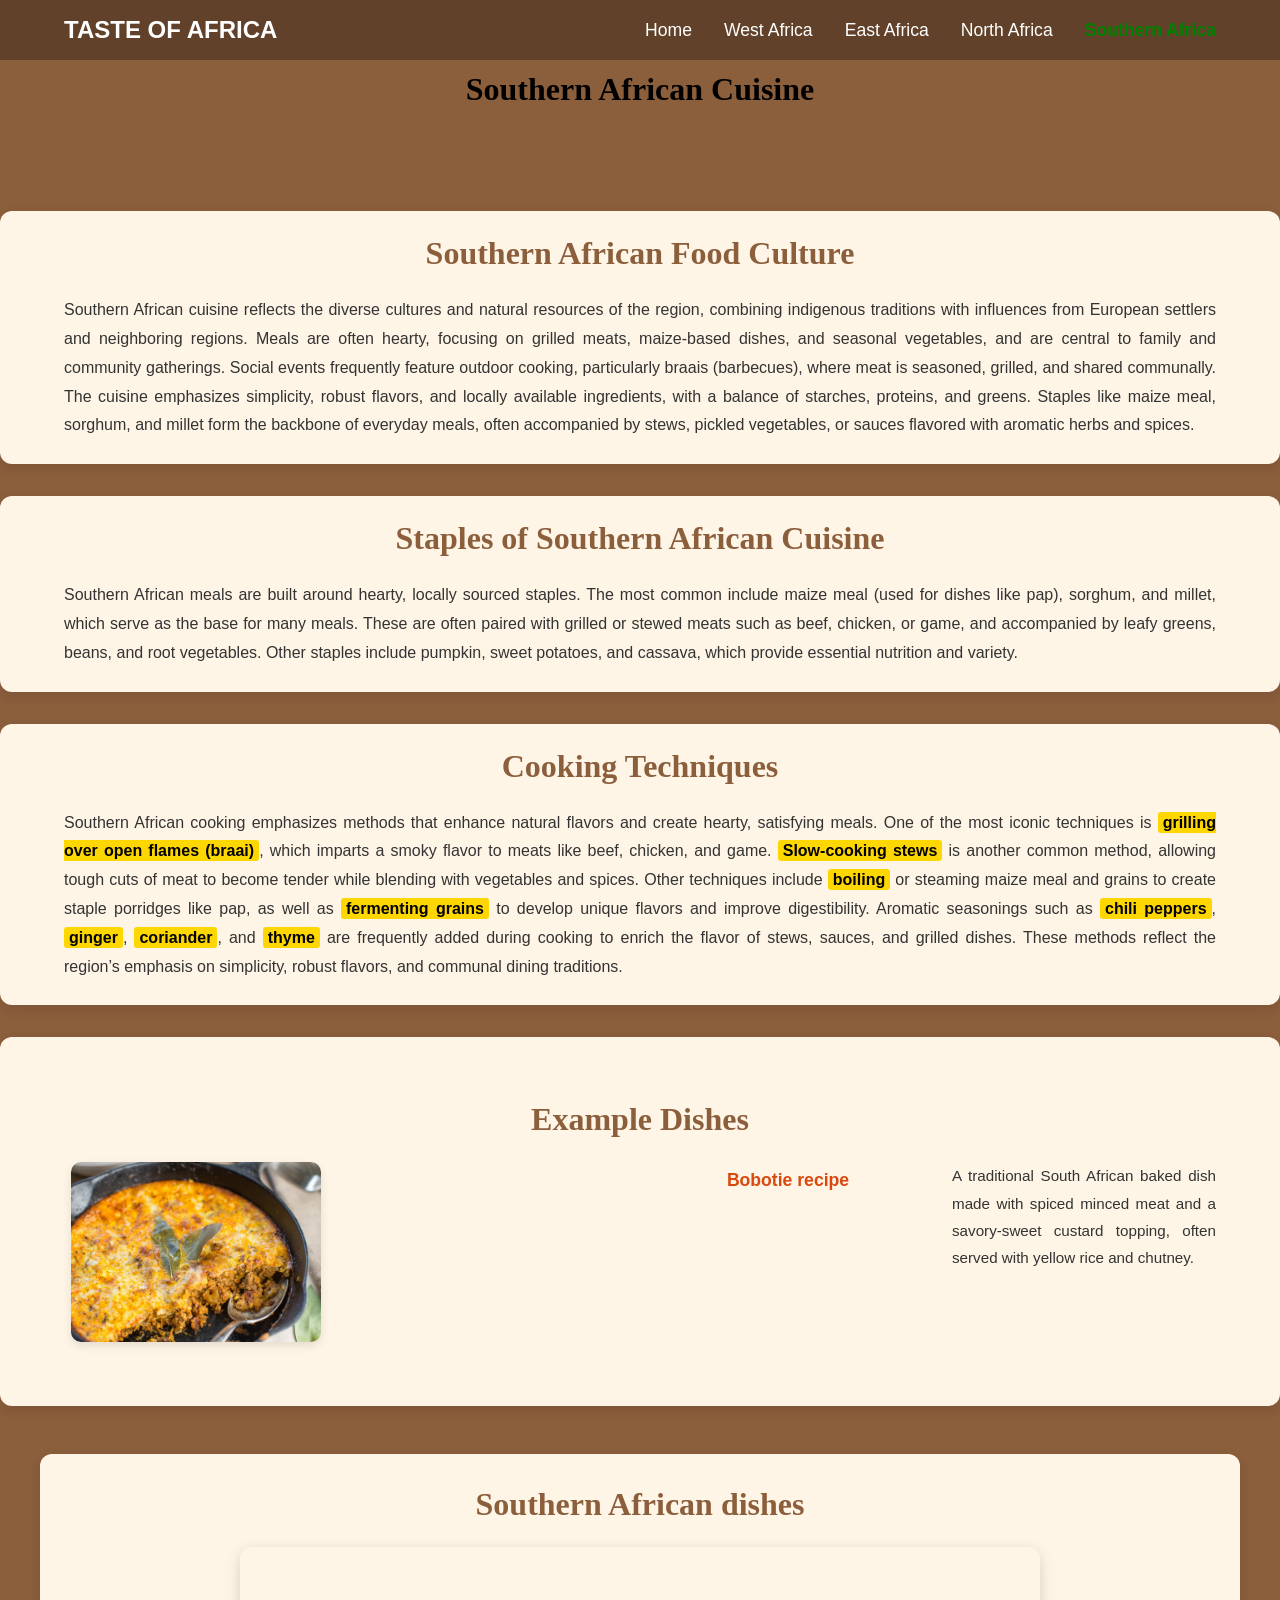
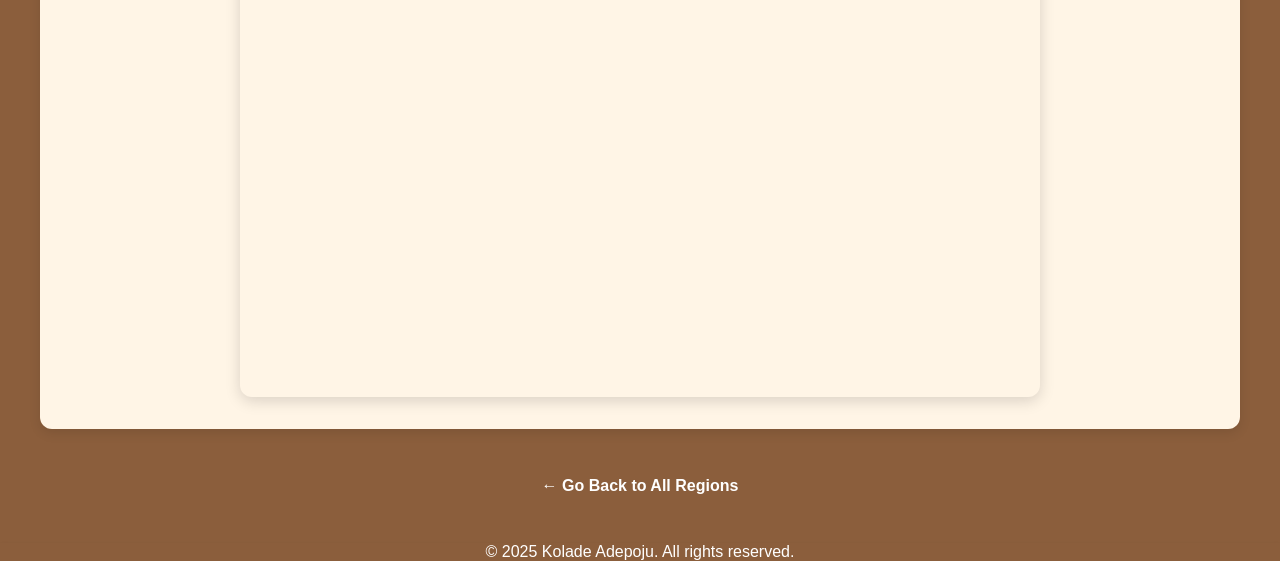
<file: Regions/Southern-africa.html>
<!DOCTYPE html>
<html lang="en">
<head>
    <meta charset="UTF-8">
    <meta name="viewport" content="width=device-width, initial-scale=1.0">
    <title>Southern Africa - Taste of Africa</title>
    <link rel="stylesheet" href="../styles.css">
</head>
</html>
<body>
    <header>
        <a href="#" class="logo">TASTE OF AFRICA</a>

        <nav class="navbar">
          <a href="../index.html">Home</a>
          <a href="West-africa.html">West Africa</a>
          <a href="East-africa.html">East Africa</a>
          <a href="North-africa.html">North Africa</a>
          <a href="Southern-africa.html" class="active">Southern Africa</a>
  </nav>
    </header>
    <h1 class="region-culture">Southern African Cuisine</h1>

  <!-- Region Description -->
  
  <section class="Food-culture">
    <h2>Southern African Food Culture</h2>
    <p>
    Southern African cuisine reflects the diverse cultures and natural resources of the region, combining indigenous traditions with influences from European settlers and neighboring regions. Meals are often hearty, focusing on grilled meats, maize-based dishes, and seasonal vegetables, and are central to family and community gatherings. Social events frequently feature outdoor cooking, particularly braais (barbecues), where meat is seasoned, grilled, and shared communally. The cuisine emphasizes simplicity, robust flavors, and locally available ingredients, with a balance of starches, proteins, and greens. Staples like maize meal, sorghum, and millet form the backbone of everyday meals, often accompanied by stews, pickled vegetables, or sauces flavored with aromatic herbs and spices.
    </p>
  </section>
  
  <section class="staples">
    <h2>Staples of Southern African Cuisine</h2>
    <p>
        Southern African meals are built around hearty, locally sourced staples. The most common include maize meal (used for dishes like pap), sorghum, and millet, which serve as the base for many meals. These are often paired with grilled or stewed meats such as beef, chicken, or game, and accompanied by leafy greens, beans, and root vegetables. Other staples include pumpkin, sweet potatoes, and cassava, which provide essential nutrition and variety.
    </p>
  </section>
  
  <section class="techniques">
    <h2>Cooking Techniques</h2>
    <p>
        Southern African cooking emphasizes methods that enhance natural flavors and create hearty, satisfying meals. One of the most iconic techniques is <mark>grilling over open flames (braai)</mark>, which imparts a smoky flavor to meats like beef, chicken, and game. <mark>Slow-cooking stews</mark> is another common method, allowing tough cuts of meat to become tender while blending with vegetables and spices.
        Other techniques include <mark>boiling</mark> or steaming maize meal and grains to create staple porridges like pap, as well as <mark>fermenting grains</mark> to develop unique flavors and improve digestibility. Aromatic seasonings such as <mark>chili peppers</mark>, <mark>ginger</mark>, <mark>coriander</mark>, and <mark>thyme</mark> are frequently added during cooking to enrich the flavor of stews, sauces, and grilled dishes. These methods reflect the region’s emphasis on simplicity, robust flavors, and communal dining traditions.
    </p>
  </section>
  

  <!-- Example Dishes -->
  <section class="example-dishes">
    <h2>Example Dishes</h2>
    <div class="dishes-list">
     <img src="../images/bobotie.jpg" alt="Bobotie"><br>
     <a href="../Recipes/bobotie.html">Bobotie recipe</a>
     <p>A traditional South African baked dish made with spiced minced meat and a savory-sweet custard topping, often served with yellow rice and chutney.</p>
    </div>
  </section>

  <!-- Embedded Video -->
  <section class="embedded-video">
    <h2>Southern African dishes</h2>
    <iframe width="560" height="315" src="https://www.youtube.com/embed/DW8SohCbYj4?si=B6_clDYAOAoOxISW" title="YouTube video player" frameborder="0" allow="accelerometer; autoplay; clipboard-write; encrypted-media; gyroscope; picture-in-picture; web-share" referrerpolicy="strict-origin-when-cross-origin" allowfullscreen></iframe>
  </section>
  </div>
  <!-- Go Back -->
  <div class="go-back">
    <p><a href="regions.html">&larr; Go Back to All Regions</a></p>
  </div>

</body>
<footer class="footer">
  <div class="footer-content">
    <p>&copy; 2025 Kolade Adepoju. All rights reserved.</p>
  </div>
</footer>
</html>
</file>
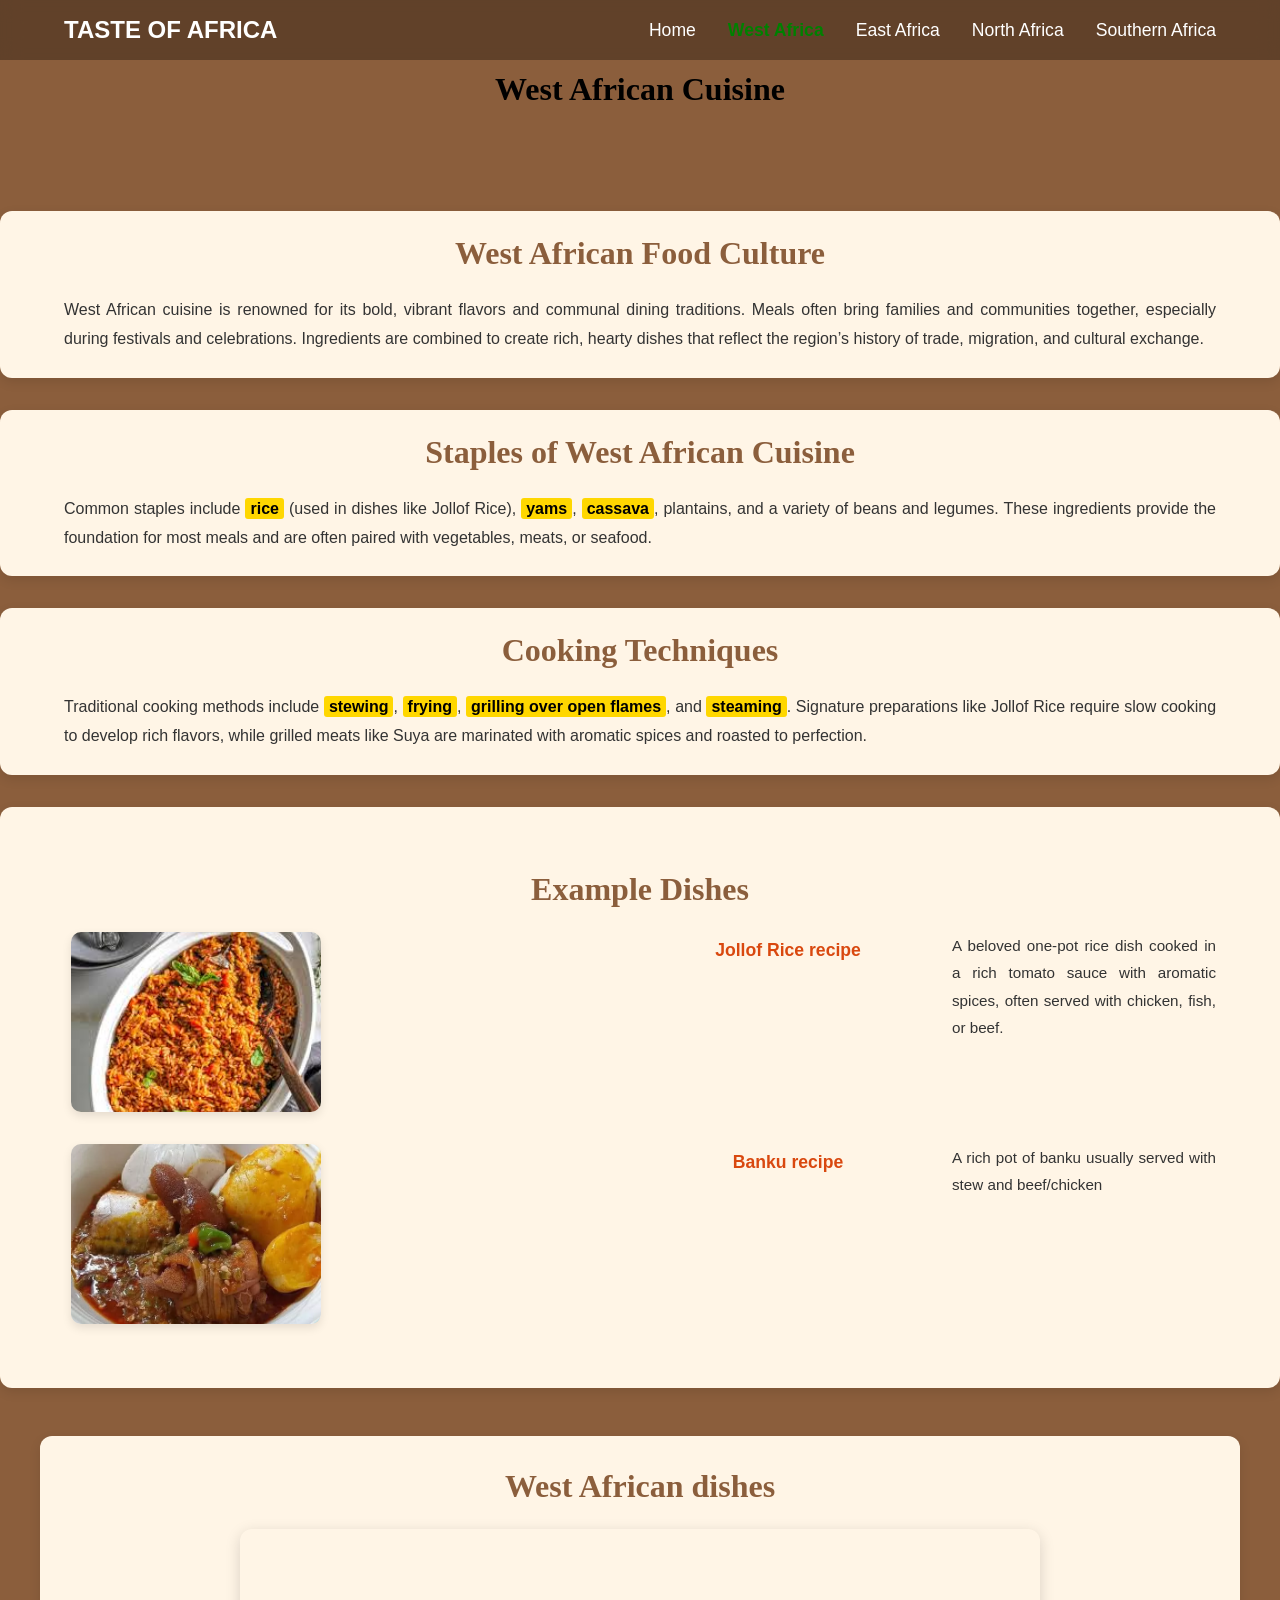
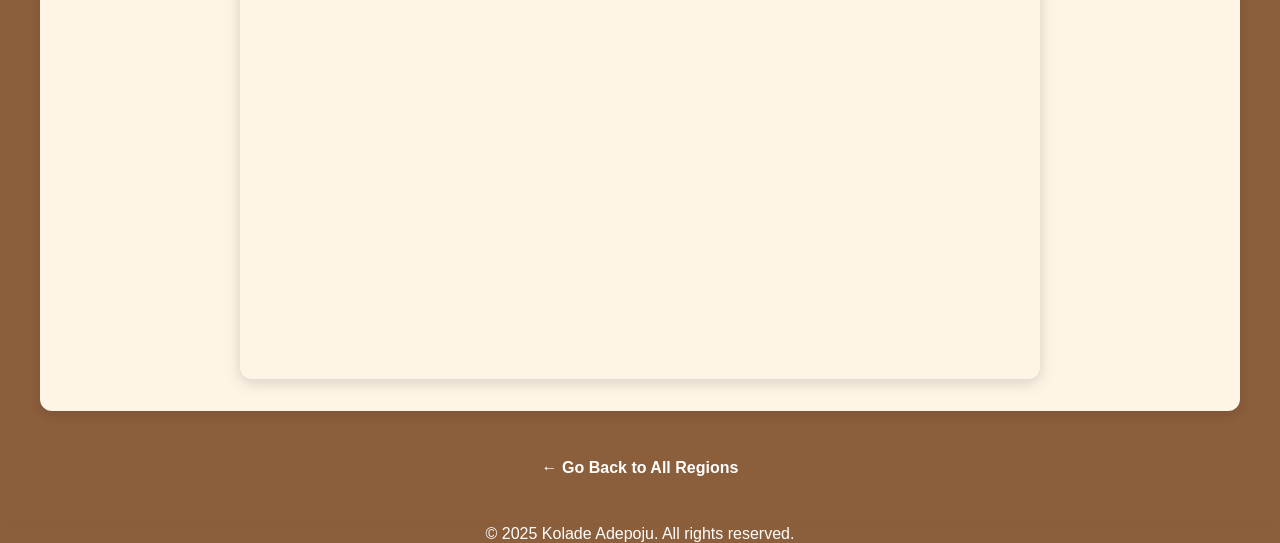
<file: Regions/West-africa.html>
<!DOCTYPE html>
<html lang="en">
<head>
    <meta charset="UTF-8">
    <meta name="viewport" content="width=device-width, initial-scale=1.0">
    <title>West Africa - Taste of Africa</title>
    <link rel="stylesheet" href="../styles.css">
</head>
</html>
<body>
    <header>
        <a href="#" class="logo">TASTE OF AFRICA</a>

      

        <nav class="navbar">
                <a href="../index.html">Home</a>
                <a href="West-africa.html" class="active">West Africa</a>
                <a href="East-africa.html">East Africa</a>
                <a href="North-africa.html">North Africa</a>
                <a href="Southern-africa.html">Southern Africa</a>
        </nav>

    </header>
    <h1 class="region-culture">West African Cuisine</h1>

  <!-- Region Description -->
  <section class="Food-culture">
    <h2>West African Food Culture</h2>
    <p>
      West African cuisine is renowned for its bold, vibrant flavors and communal dining traditions. Meals often bring families and communities together, especially during festivals and celebrations. Ingredients are combined to create rich, hearty dishes that reflect the region’s history of trade, migration, and cultural exchange.
    </p>
  </section>
  
  <section class="staples">
    <h2>Staples of West African Cuisine</h2>
    <p>
      Common staples include <mark>rice</mark> (used in dishes like Jollof Rice), <mark>yams</mark>, <mark>cassava</mark>, plantains, and a variety of beans and legumes. These ingredients provide the foundation for most meals and are often paired with vegetables, meats, or seafood.
    </p>
  </section>


  
  <section class="techniques">
    <h2>Cooking Techniques</h2>
    <p>
      Traditional cooking methods include <mark>stewing</mark>, <mark>frying</mark>, <mark>grilling over open flames</mark>, and <mark>steaming</mark>. Signature preparations like Jollof Rice require slow cooking to develop rich flavors, while grilled meats like Suya are marinated with aromatic spices and roasted to perfection.
    </p>
  </section>
 

  <!-- Example Dishes -->
  <section class="example-dishes">
    <h2>Example Dishes</h2>
    <div class="dishes-list">
     <img src="../images/jollof rice.jpeg" alt="Jollof Rice"><br>
     <a href="../Recipes/jollof-rice.html">Jollof Rice recipe</a>
     <p>A beloved one-pot rice dish cooked in a rich tomato sauce with aromatic spices, often served with chicken, fish, or beef.</p>
     <img src="../images/banku.webp" alt="Banku"><br>
     <a href="../Recipes/banku.html">Banku recipe</a>
     <P> A rich pot of banku usually served with stew and beef/chicken </P>
    </div>
  </section>

  <!-- Embedded Video -->
  <section class="embedded-video">
    <h2>West African dishes</h2>
    <iframe width="560" height="315" src="https://www.youtube.com/embed/0OWEqSbX1Us?si=pgg3lFhh9z5NUFzF" title="YouTube video player" frameborder="0" allow="accelerometer; autoplay; clipboard-write; encrypted-media; gyroscope; picture-in-picture; web-share" referrerpolicy="strict-origin-when-cross-origin" allowfullscreen></iframe>
  </section>

  <!-- Go Back -->
  <div class="go-back">
    <p><a href="regions.html">&larr; Go Back to All Regions</a></p>
  </div>

</body>
<footer class="footer">
  <div class="footer-content">
    <p>&copy; 2025 Kolade Adepoju. All rights reserved.</p>
  </div>
</footer>
</html>
</file>
<file: styles.css>
* {
    margin: 0;
    padding: 0;
    box-sizing: border-box;
    font-family: "Poppins", sans-serif;
}

body {
    background-color: #8B5E3C;
    min-height: 100vh;
    font-family: "Poppins", sans-serif;
}

h1, h2, h3 {
    font-family: 'Bebas Neue', cursive;
}

header {
    position: fixed;
    top: 0;
    left: 0;
    width: 100%;
    padding: 1rem 5%; /* Changed from 10% */
    display: flex;
    justify-content: space-between;
    align-items: center;
    background: rgba(0, 0, 0, 0.3);
    backdrop-filter: blur(10px);
    z-index: 100;
}

.logo {
    font-size: 1.5rem;
    font-weight: 600;
    color: #fff;
    text-decoration: none;
}

.navbar {
    display: flex;
    gap: 2rem; 
    cursor: pointer;
}

.navbar a {
    color: #fff;
    text-decoration: none;
    font-weight: 500;
    font-size: 1.1rem;
    transition: color 0.3s;
}

.navbar a:hover {
    color: #F6C90E;
    text-decoration: underline; 
}

.navbar a.active {
    color: green;
    font-weight: 700;
}

/* Hero Section */
.hero {
    padding: 8rem 5%; /* Changed from 10% */
    text-align: center;
    color: #fff;
    background: url('images/african-food-recipes.webp') center/cover no-repeat;
    min-height: 80vh;
    display: flex;
    flex-direction: column;
    justify-content: center;
    align-items: center;
}

.hero h2 {
    font-size: 3rem;
    margin-bottom: 1rem;
    font-family: 'Bebas Neue', cursive;
    color: white;
}

.hero p {
    font-size: 1.2rem;
    margin-bottom: 2rem;
    max-width: 600px;
    color: white;
}

.hero iframe {
    border: none;
    border-radius: 10px;
}

.featured-dishes {
    display: flex;
    gap: 2rem;
    justify-content: center;
    flex-wrap: wrap; 
    padding: 4rem 5%; /* Changed from 10% */
    background: #f5f1e3;
}

/* Each Figure (Dish Card) */
.featured-dishes figure {
    background: #fff;
    border-radius: 10px;
    box-shadow: 0 4px 8px rgba(0,0,0,0.15);
    overflow: hidden;
    width: 300px;
    text-align: center;
    transition: transform 0.3s ease;
}

.featured-dishes figure:hover {
    transform: translateY(-5px);
}

/* Dish Images */
.featured-dishes img {
    width: 100%;
    height: 200px;
    object-fit: cover;
    border-bottom: 2px solid #8B5E3C;
}

/* Captions */
.featured-dishes figcaption {
    padding: 1rem;
}

.featured-dishes h3 {
    font-size: 1.5rem;
    margin-bottom: 0.5rem;
    color: #8B5E3C;
}

.featured-dishes p {
    font-size: 0.95rem;
    margin-bottom: 1rem;
    color: #333;
}

.featured-dishes a {
    display: inline-block;
    padding: 0.5rem 1rem;
    background: #D9480F;
    color: #fff;
    text-decoration: none;
    border-radius: 5px;
    transition: background 0.3s;
}

.featured-dishes a:hover {
    background: #F6C90E; 
    color: #000;
}

.region-intro {
    text-align: center;
    padding: 4rem 5%; /* Changed from fixed padding */
    max-width: 1400px; /* Increased from 900px */
    margin: 0 auto;
}

.region-intro h1 {
    font-size: 3rem;
    color: var(--spice-red);
    margin-bottom: 1.5rem;
    font-family: 'Bebas Neue', cursive;
}

.region-intro p {
    font-size: 1.2rem;
    line-height: 1.8;
    color: var(--dark-text);
}

/* ===== REGIONS SECTION ===== */
.regions-section {
    padding: 3rem 5%; /* Changed from 2rem */
    background: #f5f1e3;
}

.regions-container {
    display: grid;
    grid-template-columns: repeat(auto-fit, minmax(280px, 1fr));
    gap: 2rem;
    max-width: 1600px; /* Increased from 1200px */
    margin: 0 auto;
}

/* ===== REGION CARDS ===== */
.region-card {
    background-color: #fff;
    border-radius: 12px;
    overflow: hidden;
    box-shadow: 0 4px 10px rgba(0, 0, 0, 0.1);
    transition: transform 0.3s ease, box-shadow 0.3s ease;
    display: flex;
    flex-direction: column;
}

.region-card:hover {
    transform: translateY(-8px);
    box-shadow: 0 8px 20px rgba(0, 0, 0, 0.15);
}

.region-card img {
    width: 100%;
    height: 220px;
    object-fit: cover;
}

.region-card-content {
    padding: 1.5rem;
    display: flex;
    flex-direction: column;
    flex: 1;
}

.region-card h3 {
    font-size: 2rem;
    color: var(--earth-brown);
    margin-bottom: 1rem;
    font-family: 'Bebas Neue', cursive;
}

.region-card p {
    color: #555;
    line-height: 1.6;
    margin-bottom: 1.5rem;
    flex-grow: 1;
}

.region-card a {
    display: inline-block;
    background-color: var(--spice-red);
    color: black;
    padding: 0.75rem 1.5rem;
    text-decoration: none;
    border-radius: 6px;
    font-weight: 700;
    text-align: center;
    transition: background-color 0.3s ease;
}

.region-card a:hover {
    background-color: var(--earth-brown);
    color: green;
}

.latest-trends {
    background: white;
    padding: 4rem 5%; /* Added padding */
}

.latest-trends h2{
    text-align: center;
    padding: 2rem 0;
    display: flex;
    justify-content: center;
}

.trend {
    background: #f9f5f0;
    padding: 30px;
    border-radius: 10px;
    border-left: 5px solid #c74a1a;
    margin-bottom: 30px;
    max-width: 1400px; /* Added max-width */
    margin-left: auto; /* Center trends */
    margin-right: auto; /* Center trends */
    transition: transform 0.3s ease, box-shadow 0.3s ease;
}

.trend:hover {
    transform: translateX(10px);
    box-shadow: 0 5px 20px rgba(199, 74, 26, 0.2);
}

.trend h3 {
    font-size: 1.6rem;
    color: #c74a1a;
    margin-bottom: 10px;
    line-height: 1.3;
}

.trend time {
    display: block;
    font-style: italic;
    color: #888;
    font-size: 0.9rem;
    margin-bottom: 15px;
}

.trend p {
    color: #555;
    line-height: 1.8;
}

mark {
    background: #ffd700;
    padding: 2px 5px;
    border-radius: 3px;
    font-weight: bold;
}

.contact-form {
    background: #fff5e6;
    max-width: 800px; /* Increased from 600px */
    margin: 6rem auto 4rem;
    padding: 2.5rem;
    border-radius: 12px;
    box-shadow: 0 6px 20px rgba(0, 0, 0, 0.15);
    display: flex;
    flex-direction: column;
    gap: 1.2rem;
}

.contact-form h2 {
    font-size: 2rem;
    color: #8B5E3C;
    margin-bottom: 1rem;
    text-align: center;
    font-family: 'Bebas Neue', cursive;
}

/* Input fields */
.contact-form label {
    font-weight: 600;
    color: #333;
    margin-bottom: 0.3rem;
}

.contact-form input,
.contact-form select,
.contact-form textarea {
    width: 100%;
    padding: 0.8rem 1rem;
    border: 1px solid #ccc;
    border-radius: 8px;
    font-size: 1rem;
    outline: none;
    transition: border 0.3s, box-shadow 0.3s;
    background: #fff;
}

.contact-form input:focus,
.contact-form select:focus,
.contact-form textarea:focus {
    border-color: #D9480F;
    box-shadow: 0 0 6px rgba(217, 72, 15, 0.4);
}

/* Button */
.contact-form button {
    background: #D9480F;
    color: #fff;
    border: none;
    padding: 0.9rem 1.2rem;
    border-radius: 8px;
    font-size: 1rem;
    font-weight: 600;
    cursor: pointer;
    transition: background 0.3s ease;
}

.contact-form button:hover {
    background: #F6C90E;
    color: #000;
}

.about-section{
    padding: 4rem 5%; /* Changed from 10% */
    background: #f5f1e3;
    color: #333;
    line-height: 1.6;
    max-width: 1600px; /* Added max-width */
    margin: 0 auto; /* Center section */
}

.about-section h1{
    font-family: 'Bebas Neue', cursive;
}

.map {
    max-width: 1400px; /* Increased from 1000px */
    margin: 3rem auto;
    padding: 2rem;
    border-radius: 12px;
    background: #fff5e6; 
    box-shadow: 0 4px 15px rgba(0,0,0,0.1);
    text-align: center;
}

.map h2 {
    font-size: 2rem;
    color: #8B5E3C;
    margin-bottom: 1.5rem;
}

.map iframe {
    width: 100%;
    height: 400px;
    border: none;
    border-radius: 10px;
}

section {
    max-width: 1400px; /* Increased from 900px */
    margin: 2rem auto;
    padding: 1.5rem 5%; /* Changed from 2rem fixed */
    background: #fff5e6;
    border-radius: 12px;
    box-shadow: 0 4px 12px rgba(0,0,0,0.1);
}

section h2 {
    text-align: center;
    color: #8B5E3C;
    margin-bottom: 1.5rem;
    font-size: 2rem;
}

section p {
    font-size: 1rem;
    line-height: 1.8;
    text-align: justify;
    color: #333;
}

.example-dishes {
    text-align: center;
    padding: 4rem 5%; /* Changed from 10% */
}

.dishes-list {
    display: grid;
    grid-template-columns: repeat(auto-fit, minmax(250px, 1fr));
    gap: 2rem;
    justify-items: center;
    max-width: 1600px; /* Added max-width */
    margin: 0 auto; /* Center grid */
}

.dishes-list img {
    width: 100%;
    max-width: 250px;
    height: 180px;
    object-fit: cover;
    border-radius: 10px;
    box-shadow: 0 4px 10px rgba(0,0,0,0.1);
    transition: transform 0.3s ease, box-shadow 0.3s ease;
}

.dishes-list img:hover {
    transform: scale(1.05);
    box-shadow: 0 6px 15px rgba(0,0,0,0.2);
}

.dishes-list a {
    display: block;
    margin: 0.5rem 0 0.3rem 0;
    font-size: 1.1rem;
    font-weight: bold;
    color: #D9480F;
    text-decoration: none;
    transition: color 0.3s;
}

.dishes-list a:hover {
    color: #F6C90E;
}

.dishes-list p {
    font-size: 0.95rem;
    color: #333;
    margin-bottom: 1rem;
}

.embedded-video {
    width: 100%;
    max-width: 1200px; /* Increased from 920px */
    margin: 3rem auto;
    padding: 2rem 5%; /* Changed padding */
    text-align: center;
}

.embedded-video iframe {
    width: 100%;
    max-width: 800px; /* Increased from 560px */
    height: 450px; /* Increased from 315px */
    border-radius: 12px;
    box-shadow: 0 4px 15px rgba(0,0,0,0.15);
    margin: 0 auto;
    display: block;
}

.region-culture{
    padding: 4rem 5%; /* Changed from 10% */
    color: black;
    line-height: 1.6;
    max-width: 1400px; /* Increased from 900px */
    margin: 0 auto 4rem auto;
    font-family: 'Bebas Neue', cursive;
    text-align: center;
    margin-bottom: 2rem;
    display: flex;
    justify-content: center;
}

.go-back {
    text-align: center;
    margin: 3rem 0;
}

.go-back a {
    font-weight: bold;
    color: #fff;
    text-decoration: none;
    transition: color 0.3s;
}

.go-back a:hover {
    color: green;
}

.recipe-card {
    background: white;
    border-radius: 16px;
    overflow: hidden;
    box-shadow: 0 6px 15px rgba(0, 0, 0, 0.1);
    transition: all 0.3s ease;
    display: flex;
    flex-direction: column;
}

.recipe-card:hover {
    transform: translateY(-10px);
    box-shadow: 0 12px 25px rgba(0, 0, 0, 0.2);
}

.recipe-card figure {
    margin: 0;
    display: flex;
    flex-direction: column;
    height: 100%;
}

.recipe-card img {
    width: 100%;
    height: 280px;
    object-fit: cover;
    display: block;
}

.recipe-card figcaption {
    padding: 1.75rem;
    display: flex;
    flex-direction: column;
    flex: 1;
}

.recipe-card h3 {
    font-size: 2.2rem;
    color: var(--earth-brown);
    margin-bottom: 0.75rem;
    font-family: 'Bebas Neue', cursive;
    letter-spacing: 1px;
}

.recipe-card .origin {
    color: var(--spice-red);
    font-weight: 700;
    font-size: 0.95rem;
    margin-bottom: 1rem;
    text-transform: uppercase;
    letter-spacing: 0.5px;
}

.recipe-card .description {
    color: #555;
    line-height: 1.7;
    margin-bottom: 1.25rem;
    flex-grow: 1;
}

.recipe-card .difficulty {
    font-size: 0.95rem;
    color: var(--dark-text);
    margin-bottom: 0.5rem;
    font-weight: 600;
}

.recipe-card .time {
    font-size: 0.95rem;
    color: #666;
    margin-bottom: 1.5rem;
    font-weight: 600;
}

.recipe-card mark {
    background-color: var(--sahara-gold);
    color: var(--dark-text);
    padding: 0.2rem 0.5rem;
    border-radius: 4px;
    font-weight: 700;
}

.recipe-card a {
    display: inline-block;
    background-color: var(--spice-red);
    color: black;
    padding: 1rem 2rem;
    text-decoration: none;
    border-radius: 8px;
    font-weight: 700;
    text-align: center;
    transition: all 0.3s ease;
    margin-top: auto;
    font-size: 1rem;
}

.recipe-card a:hover {
    background-color: var(--earth-brown);
    transform: scale(1.02);
    color: green;
}

/* ===== VIDEO TUTORIAL SECTION ===== */
.video-tutorial {
    max-width: 1200px;
    margin: 4rem auto;
    padding: 2rem 5%;
    text-align: center;
}

.video-tutorial h2 {
    font-size: 2.5rem;
    color: #8B5E3C;
    margin-bottom: 2rem;
    font-family: 'Bebas Neue', cursive;
}

.video-tutorial iframe {
    width: 100%;
    max-width: 800px;
    height: 450px;
    border-radius: 12px;
    box-shadow: 0 6px 20px rgba(0, 0, 0, 0.2);
    border: none;
}

/* ===== MAP SECTION ===== */
.map-section {
    max-width: 1200px;
    margin: 4rem auto;
    padding: 2rem 5%;
    text-align: center;
}

.map-section h2 {
    font-size: 2.5rem;
    color: #8B5E3C;
    margin-bottom: 2rem;
    font-family: 'Bebas Neue', cursive;
}

.map-section iframe {
    width: 100%;
    max-width: 900px;
    height: 450px;
    border-radius: 12px;
    box-shadow: 0 6px 20px rgba(0, 0, 0, 0.2);
    border: none;
}

/* ===== BACK TO RECIPES LINK ===== */
.back-link {
    display: block;
    text-align: center;
    margin: 3rem auto;
    padding: 1rem;
}

.back-link a {
    font-weight: bold;
    color: #fff;
    text-decoration: none;
    transition: color 0.3s;
}

.back-link a:hover {
    color: green;
}

.recipe img {
    width: 100%;
    height: 500px;
}

footer{
    padding: 0rem 2rem; /* Changed from 0rem 2rem */
    display: flex;
    justify-content: space-between;
    align-items: center;
    box-shadow: 0 2px 4px rgba(0,0,0,0.1);
    position: sticky; /* Changed from sticky */
    z-index: 100;
}

.footer-content{
    max-width: 800opx; /* Increased from 800px */
    width: 100%; /* Added */
    margin: 0 auto;
    display: flex;
    justify-content: center;
    align-items: center;
    color: #fff;
    font: arial, sans-serif;
}
/* ===== RESPONSIVE DESIGN ===== */

/* Tablets and smaller laptops (1024px and below) */
@media (max-width: 1024px) {
    header {
        padding: 1rem 3%;
    }

    .navbar {
        gap: 1.5rem;
    }

    .navbar a {
        font-size: 1rem;
    }

    .hero {
        padding: 6rem 3%;
        min-height: 70vh;
    }

    .hero h2 {
        font-size: 2.5rem;
    }

    .hero p {
        font-size: 1.1rem;
    }

    .featured-dishes {
        padding: 3rem 3%;
        gap: 1.5rem;
    }

    .region-intro, .about-section, .example-dishes, .region-culture {
        padding: 3rem 3%;
    }

    .regions-container, .dishes-list {
        grid-template-columns: repeat(auto-fit, minmax(250px, 1fr));
        gap: 1.5rem;
    }

    .latest-trends {
        padding: 3rem 3%;
    }

    .trend {
        padding: 25px;
    }

    section {
        padding: 1.5rem 3%;
    }

    .embedded-video, .video-tutorial, .map-section {
        padding: 2rem 3%;
    }

    .embedded-video iframe, .video-tutorial iframe {
        max-width: 700px;
        height: 400px;
    }

    .map-section iframe {
        height: 400px;
    }
}

/* Tablets (768px and below) */
@media (max-width: 768px) {
    header {
        padding: 1rem 2%;
        flex-direction: column;
        gap: 1rem;
    }

    .logo {
        font-size: 1.3rem;
    }

    .navbar {
        flex-direction: column;
        gap: 1rem;
        text-align: center;
    }

    .navbar a {
        font-size: 0.95rem;
    }

    .hero {
        padding: 6rem 2% 4rem 2%;
        min-height: 60vh;
    }

    .hero h2 {
        font-size: 2rem;
    }

    .hero p {
        font-size: 1rem;
    }

    .hero iframe {
        width: 100%;
        max-width: 100%;
        height: 250px;
    }

    .featured-dishes {
        padding: 2rem 2%;
    }

    .featured-dishes figure {
        width: 100%;
        max-width: 350px;
    }

    .region-intro h1, .about-section h1 {
        font-size: 2.5rem;
    }

    .region-intro p {
        font-size: 1.1rem;
    }

    .regions-section {
        padding: 2rem 2%;
    }

    .regions-container {
        grid-template-columns: 1fr;
        gap: 1.5rem;
    }

    .region-card img {
        height: 200px;
    }

    .latest-trends {
        padding: 2rem 2%;
    }

    .latest-trends h2 {
        font-size: 2rem;
    }

    .trend {
        padding: 20px;
    }

    .trend h3 {
        font-size: 1.4rem;
    }

    .contact-form {
        margin: 5rem auto 3rem;
        padding: 2rem;
        max-width: 90%;
    }

    .contact-form h2 {
        font-size: 1.8rem;
    }

    .about-section, .example-dishes, .region-culture {
        padding: 2rem 2%;
    }

    section {
        padding: 1.5rem 2%;
        margin: 1.5rem auto;
    }

    section h2 {
        font-size: 1.8rem;
    }

    .dishes-list {
        grid-template-columns: repeat(auto-fit, minmax(200px, 1fr));
    }

    .embedded-video, .video-tutorial, .map-section {
        padding: 2rem 2%;
        margin: 2rem auto;
    }

    .video-tutorial h2, .map-section h2 {
        font-size: 2rem;
    }

    .embedded-video iframe, .video-tutorial iframe {
        max-width: 100%;
        height: 300px;
    }

    .map {
        padding: 1.5rem;
        margin: 2rem auto;
    }

    .map iframe, .map-section iframe {
        height: 350px;
    }

    .recipe-card {
        max-width: 100%;
    }

    .recipe-card img {
        height: 240px;
    }

    .recipe-card h3 {
        font-size: 2rem;
    }

    .recipe img {
        height: 350px;
    }

    footer {
        padding: 1.5rem 2%;
        flex-direction: column;
        gap: 1rem;
    }

    .footer-content {
        flex-direction: column;
        gap: 0.5rem;
        text-align: center;
    }
}

/* Mobile phones (480px and below) */
@media (max-width: 480px) {
    header {
        padding: 0.8rem 3%;
    }

    .logo {
        font-size: 1.1rem;
    }

    .navbar a {
        font-size: 0.9rem;
    }

    .hero {
        padding: 5rem 3% 3rem 3%;
    }

    .hero h2 {
        font-size: 1.8rem;
    }

    .hero p {
        font-size: 0.95rem;
    }

    .hero iframe {
        height: 200px;
    }

    .featured-dishes {
        padding: 1.5rem 3%;
    }

    .featured-dishes figure {
        width: 100%;
    }

    .featured-dishes img {
        height: 180px;
    }

    .region-intro h1, .about-section h1 {
        font-size: 2rem;
    }

    .region-intro p {
        font-size: 1rem;
    }

    .regions-section {
        padding: 1.5rem 3%;
    }

    .region-card img {
        height: 180px;
    }

    .region-card h3 {
        font-size: 1.8rem;
    }

    .latest-trends {
        padding: 1.5rem 3%;
    }

    .latest-trends h2 {
        font-size: 1.8rem;
    }

    .trend {
        padding: 15px;
    }

    .trend h3 {
        font-size: 1.3rem;
    }

    .contact-form {
        padding: 1.5rem;
        margin: 4rem auto 2rem;
    }

    .contact-form h2 {
        font-size: 1.6rem;
    }

    .contact-form input,
    .contact-form select,
    .contact-form textarea {
        padding: 0.7rem;
        font-size: 0.95rem;
    }

    section {
        padding: 1rem 3%;
    }

    section h2 {
        font-size: 1.6rem;
    }

    section p {
        font-size: 0.95rem;
    }

    .dishes-list {
        grid-template-columns: 1fr;
    }

    .dishes-list img {
        max-width: 100%;
        height: 200px;
    }

    .embedded-video iframe, .video-tutorial iframe {
        height: 250px;
    }

    .video-tutorial h2, .map-section h2 {
        font-size: 1.8rem;
    }

    .map iframe, .map-section iframe {
        height: 300px;
    }

    .recipe-card img {
        height: 220px;
    }

    .recipe-card h3 {
        font-size: 1.8rem;
    }

    .recipe-card figcaption {
        padding: 1.25rem;
    }

    .recipe-card a {
        padding: 0.8rem 1.5rem;
        font-size: 0.95rem;
    }

    .recipe img {
        height: 250px;
    }

    .back-link a {
        font-size: 0.95rem;
        padding: 0.8rem 1.5rem;
    }

    footer {
        padding: 1rem 3%;
    }
}

/* Very small phones (360px and below) */
@media (max-width: 360px) {
    .hero h2 {
        font-size: 1.5rem;
    }

    .hero p {
        font-size: 0.9rem;
    }

    .region-intro h1 {
        font-size: 1.8rem;
    }

    .featured-dishes img {
        height: 160px;
    }

    .region-card img {
        height: 160px;
    }

    .recipe-card img {
        height: 200px;
    }

    .recipe img {
        height: 220px;
    }

    .embedded-video iframe, .video-tutorial iframe {
        height: 220px;
    }

    .map iframe, .map-section iframe {
        height: 250px;
    }
}
</file>
